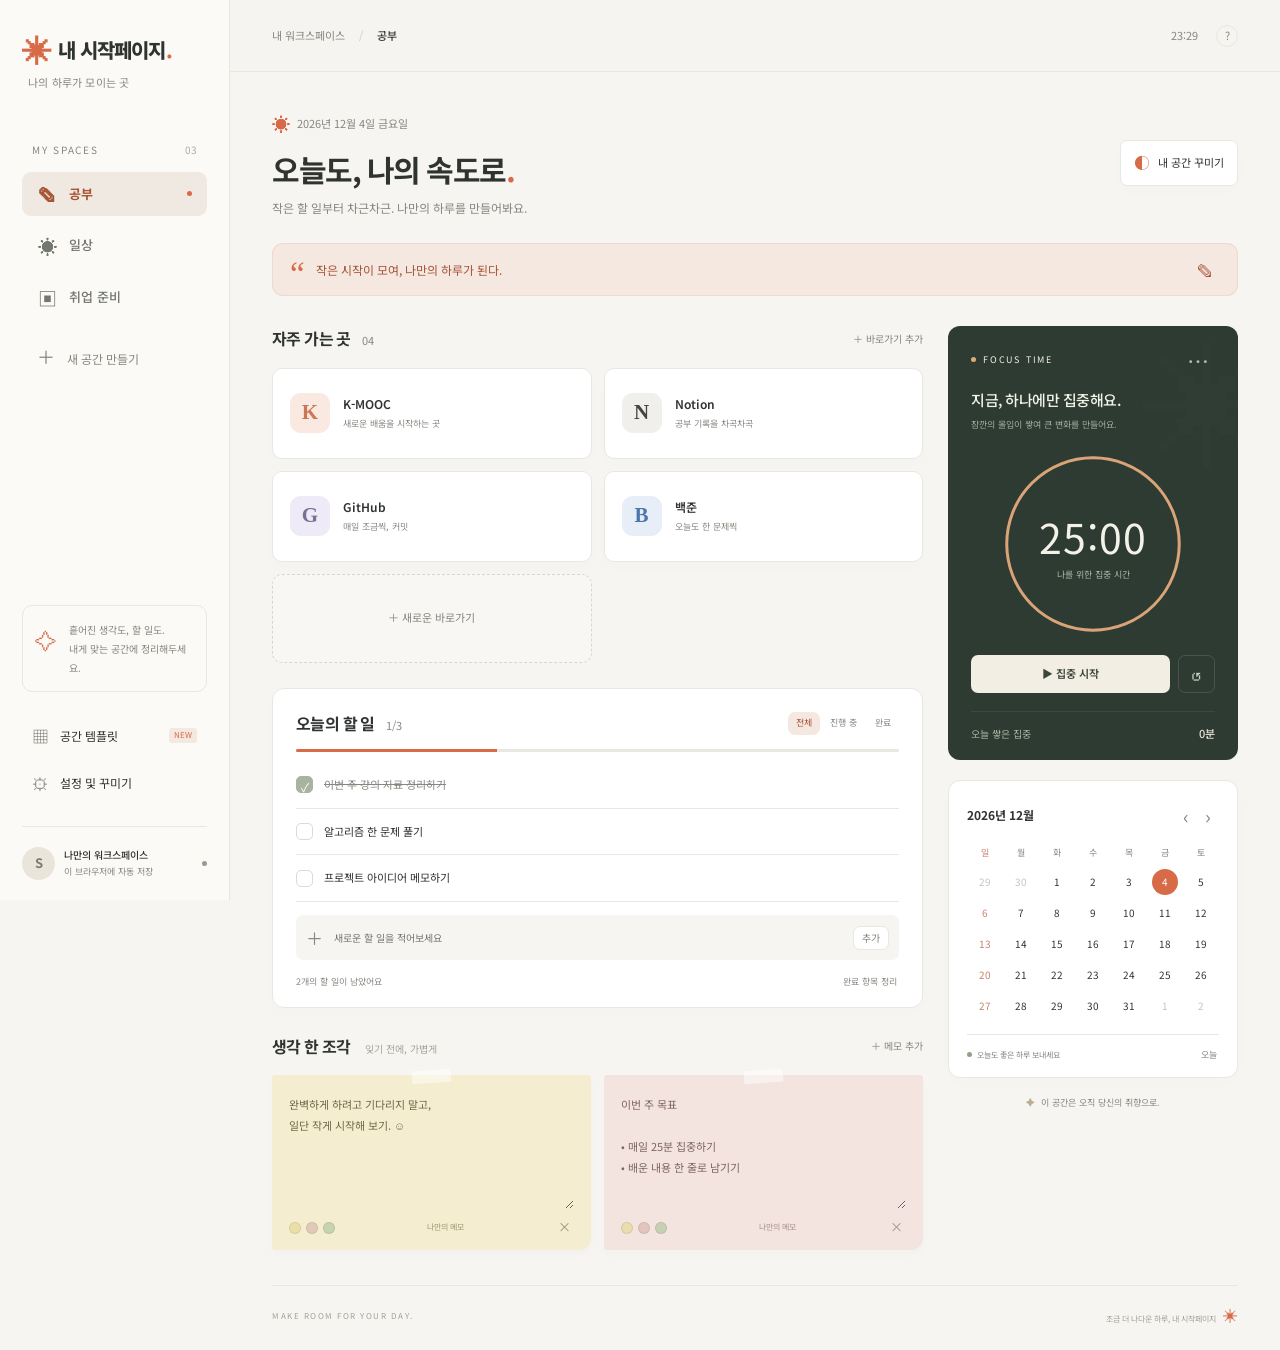
<file: index.html>
<!doctype html>
<html lang="ko">
<head>
  <meta charset="UTF-8"><meta name="viewport" content="width=device-width,initial-scale=1">
  <meta name="theme-color" content="#f6f5f1"><meta name="description" content="링크, 할 일, 메모를 나만의 공간에. 시작페이지와 함께 만드는 정돈된 하루.">
  <title>내 시작페이지</title>
  <meta property="og:title" content="내 시작페이지"><meta property="og:description" content="공간별 링크, 할 일, 메모를 관리하는 나만의 시작페이지.">
  <link rel="icon" href="data:image/svg+xml,%3Csvg xmlns='http://www.w3.org/2000/svg' viewBox='0 0 64 64'%3E%3Crect width='64' height='64' rx='18' fill='%23dc6944'/%3E%3Ctext x='32' y='46' font-size='48' text-anchor='middle' fill='white'%3E✳%3C/text%3E%3C/svg%3E">
  <link rel="stylesheet" href="style.css"><link rel="stylesheet" href="themes.css"><link rel="stylesheet" href="seasons.css"><script src="core.js" defer></script><script src="app.js" defer></script>
</head>
<body>
<a class="skip" href="#main">본문으로 이동</a>
<aside class="sidebar">
  <a class="brand temporary-brand" href="#" aria-label="내 시작페이지 홈"><span class="brand-mark">✳</span> 내 시작페이지<span class="brand-dot">.</span></a>
  <p class="brand-sub">나의 하루가 모이는 곳</p>
  <div class="nav-label">MY SPACES <span id="spaceCount">03</span></div>
  <nav id="spaces" aria-label="내 공간"></nav>
  <button class="new-space" data-action="new-space"><span>＋</span> 새 공간 만들기</button>
  <div class="sidebar-bottom">
    <div class="small-tip"><span>✧</span><p>흩어진 생각도, 할 일도.<br>내게 맞는 공간에 정리해두세요.</p></div>
    <button data-action="templates"><span>▦</span> 공간 템플릿 <small>NEW</small></button>
    <button data-action="settings"><span>⚙</span> 설정 및 꾸미기</button>
    <div class="profile"><span class="avatar">S</span><div><strong>나만의 워크스페이스</strong><small id="saveState">이 브라우저에 자동 저장</small></div><span class="status-dot"></span></div>
  </div>
</aside>
<main id="main">
  <header class="topbar"><button class="retro-start" data-action="settings" aria-label="시작 메뉴: 설정 열기">▦ 시작</button><div class="breadcrumb">내 워크스페이스 <span>/</span> <strong id="breadcrumb">공부</strong></div><div class="topbar-actions"><span id="liveClock"></span><button class="icon-btn" data-action="help" aria-label="도움말">?</button></div></header>
  <div class="page">
    <section class="welcome"><div><div class="eyebrow"><span class="sun">☀</span> <span id="dateText"></span></div><h1>오늘도, 나의 속도로<span>.</span></h1><p>작은 할 일부터 차근차근. 나만의 하루를 만들어봐요.</p></div><button class="outline-btn" data-action="settings"><span>◐</span> 내 공간 꾸미기</button></section>
    <section class="quote-banner"><div class="quote-mark">“</div><p id="quoteText"></p><button class="icon-btn" data-action="quote" aria-label="좌우명 수정">✎</button></section>
    <div class="dashboard">
      <div class="main-column">
        <section class="links-section"><div class="section-head"><h2>자주 가는 곳 <span id="linkCount"></span></h2><button class="text-btn" data-action="new-link">＋ 바로가기 추가</button></div><div id="links" class="links-grid"></div></section>
        <section class="card todo-section"><div class="section-head"><h2>오늘의 할 일 <span id="todoCount"></span></h2><div class="todo-tabs" role="group" aria-label="할 일 필터"><button data-filter="all" class="selected">전체</button><button data-filter="open">진행 중</button><button data-filter="done">완료</button></div></div><div class="progress-track"><div id="todoProgress"></div></div><div id="todos"></div><form id="todoForm" class="todo-add"><span>＋</span><input id="todoInput" aria-label="새 할 일" placeholder="새로운 할 일을 적어보세요" maxlength="200" required autocomplete="off"><button type="submit">추가</button></form><div class="todo-footer"><span id="todoSummary"></span><button class="muted-btn" data-action="clear-done">완료 항목 정리</button></div></section>
        <section class="notes-section"><div class="section-head"><h2>생각 한 조각 <span class="handwritten">잊기 전에, 가볍게</span></h2><button class="text-btn" data-action="new-note">＋ 메모 추가</button></div><div id="notes" class="notes-grid"></div></section>
      </div>
      <div class="side-column">
        <section class="focus-card"><div class="focus-top"><span><span class="pulse-dot"></span> FOCUS TIME</span><button class="dark-icon" data-action="focus-options" aria-label="집중 시간 설정">⋯</button></div><h2>지금, 하나에만 집중해요.</h2><p>잠깐의 몰입이 쌓여 큰 변화를 만들어요.</p><div class="timer-ring"><svg viewBox="0 0 200 200" aria-hidden="true"><circle class="ring-track" cx="100" cy="100" r="88"/><circle id="timerArc" cx="100" cy="100" r="88"/></svg><div><strong id="timerText">25:00</strong><span id="timerLabel">나를 위한 집중 시간</span></div></div><div class="timer-actions"><button id="timerStart" data-action="timer-toggle">▶ 집중 시작</button><button class="timer-reset" data-action="timer-reset" aria-label="타이머 초기화">↺</button></div><div class="focus-footer"><span>오늘 쌓은 집중</span><strong id="focusTotal">0분</strong></div></section>
        <section class="card calendar-card"><div class="calendar-head"><h2 id="calendarTitle"></h2><div><button class="icon-btn" data-action="month-prev" aria-label="이전 달">‹</button><button class="icon-btn" data-action="month-next" aria-label="다음 달">›</button></div></div><div class="weekdays"><span>일</span><span>월</span><span>화</span><span>수</span><span>목</span><span>금</span><span>토</span></div><div id="calendar" class="calendar-grid"></div><div class="calendar-bottom"><span class="tiny-dot"></span><span id="calendarCaption">오늘도 좋은 하루 보내세요</span><button class="muted-btn" data-action="month-today">오늘</button></div></section>
        <div class="space-caption"><span>✦</span> 이 공간은 오직 당신의 취향으로.</div>
      </div>
    </div>
    <footer class="page-footer"><span>MAKE ROOM FOR YOUR DAY.</span><span>조금 더 나다운 하루, 내 시작페이지 <span class="orange">✳</span></span></footer>
  </div>
</main>
<dialog id="modal"><div class="modal-head"><h2 id="modalTitle"></h2><button class="icon-btn" id="closeModal" aria-label="닫기">×</button></div><div id="modalBody"></div></dialog>
<div id="toast" role="status" aria-live="polite"></div>
<input type="file" id="backupInput" accept="application/json,.json" hidden><input type="file" id="templateInput" accept="application/json,.json" hidden>
</body></html>
</file>
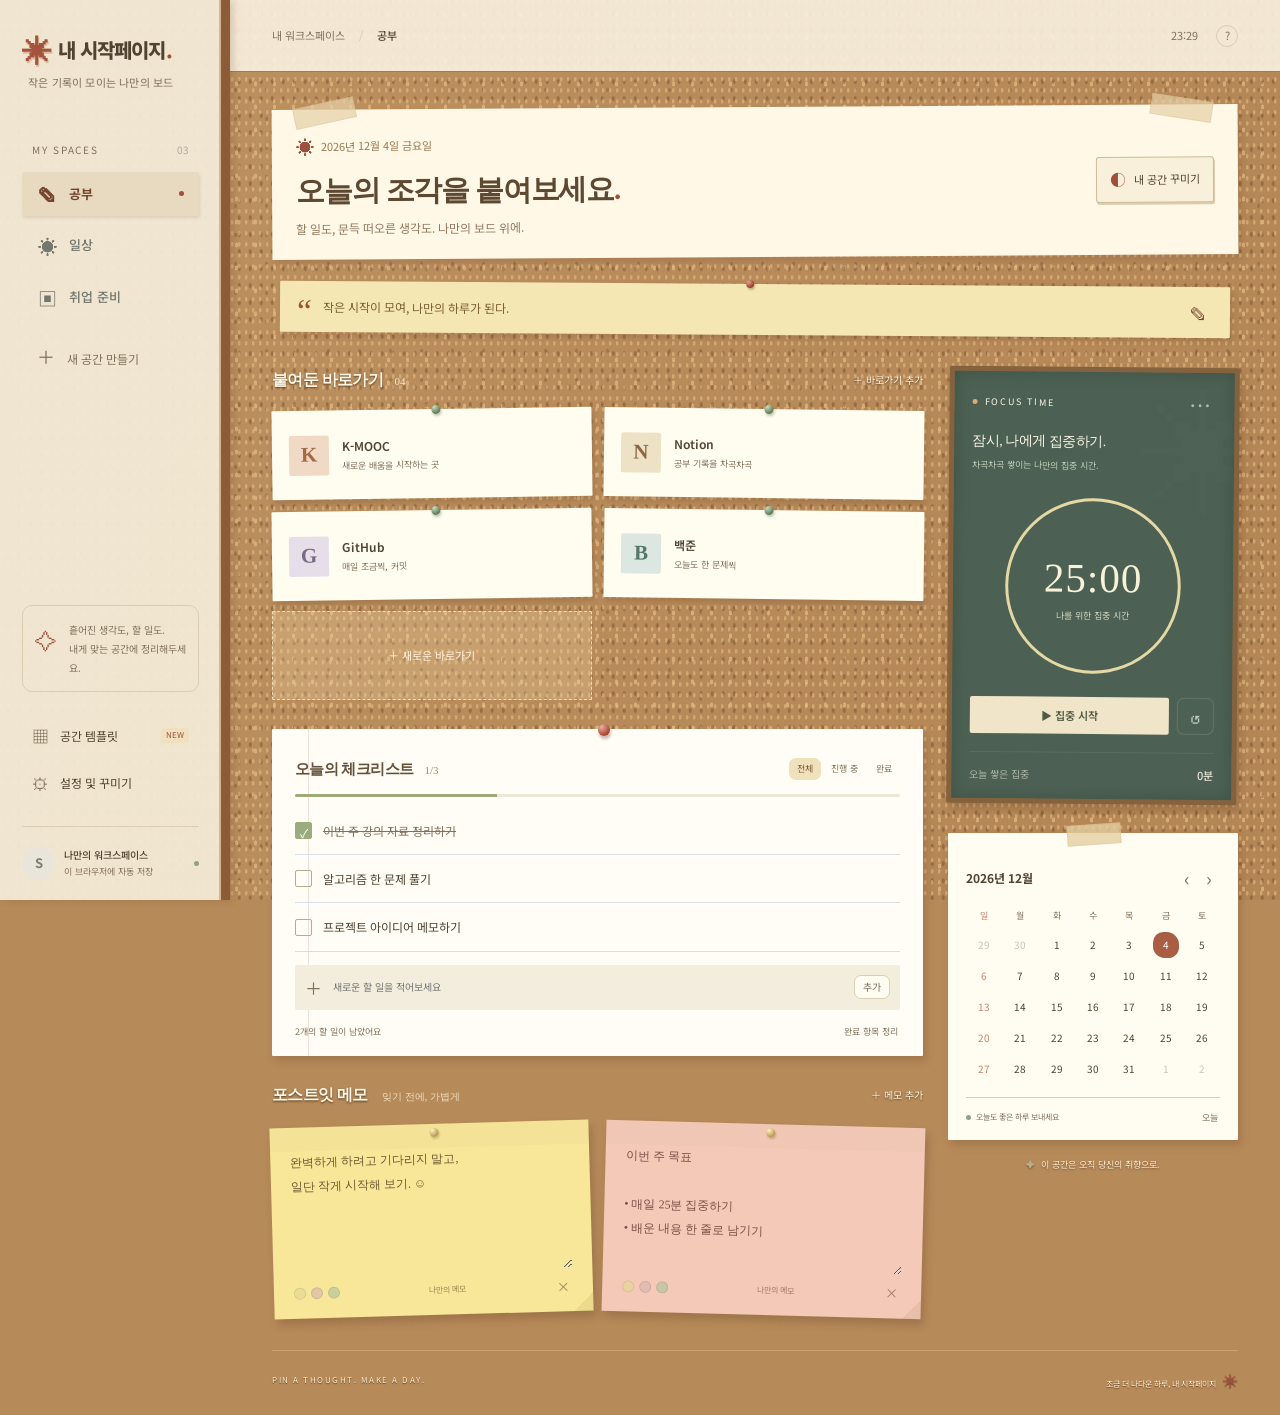
<file: cork.html>
<!doctype html>
<html lang="ko">
<head>
  <meta charset="UTF-8"><meta name="viewport" content="width=device-width,initial-scale=1">
  <meta name="theme-color" content="#b78a59"><meta name="description" content="링크, 할 일, 메모를 나만의 공간에. 시작페이지와 함께 만드는 정돈된 하루.">
  <title>내 시작페이지 · 코르크보드</title>
  <meta property="og:title" content="내 시작페이지 · 코르크보드"><meta property="og:description" content="공간별 링크, 할 일, 메모를 관리하는 나만의 시작페이지.">
  <link rel="icon" href="data:image/svg+xml,%3Csvg xmlns='http://www.w3.org/2000/svg' viewBox='0 0 64 64'%3E%3Crect width='64' height='64' rx='18' fill='%23dc6944'/%3E%3Ctext x='32' y='46' font-size='48' text-anchor='middle' fill='white'%3E✳%3C/text%3E%3C/svg%3E">
  <link rel="stylesheet" href="style.css"><link rel="stylesheet" href="themes.css"><link rel="stylesheet" href="seasons.css"><script src="core.js" defer></script><script src="app.js" defer></script>
</head>
<body data-theme="cork" data-entry-theme="cork">
<a class="skip" href="#main">본문으로 이동</a>
<aside class="sidebar">
  <a class="brand temporary-brand" href="#" aria-label="내 시작페이지 홈"><span class="brand-mark">✳</span> 내 시작페이지<span class="brand-dot">.</span></a>
  <p class="brand-sub">나의 하루가 모이는 곳</p>
  <div class="nav-label">MY SPACES <span id="spaceCount">03</span></div>
  <nav id="spaces" aria-label="내 공간"></nav>
  <button class="new-space" data-action="new-space"><span>＋</span> 새 공간 만들기</button>
  <div class="sidebar-bottom">
    <div class="small-tip"><span>✧</span><p>흩어진 생각도, 할 일도.<br>내게 맞는 공간에 정리해두세요.</p></div>
    <button data-action="templates"><span>▦</span> 공간 템플릿 <small>NEW</small></button>
    <button data-action="settings"><span>⚙</span> 설정 및 꾸미기</button>
    <div class="profile"><span class="avatar">S</span><div><strong>나만의 워크스페이스</strong><small id="saveState">이 브라우저에 자동 저장</small></div><span class="status-dot"></span></div>
  </div>
</aside>
<main id="main">
  <header class="topbar"><button class="retro-start" data-action="settings" aria-label="시작 메뉴: 설정 열기">▦ 시작</button><div class="breadcrumb">내 워크스페이스 <span>/</span> <strong id="breadcrumb">공부</strong></div><div class="topbar-actions"><span id="liveClock"></span><button class="icon-btn" data-action="help" aria-label="도움말">?</button></div></header>
  <div class="page">
    <section class="welcome"><div><div class="eyebrow"><span class="sun">☀</span> <span id="dateText"></span></div><h1>오늘도, 나의 속도로<span>.</span></h1><p>작은 할 일부터 차근차근. 나만의 하루를 만들어봐요.</p></div><button class="outline-btn" data-action="settings"><span>◐</span> 내 공간 꾸미기</button></section>
    <section class="quote-banner"><div class="quote-mark">“</div><p id="quoteText"></p><button class="icon-btn" data-action="quote" aria-label="좌우명 수정">✎</button></section>
    <div class="dashboard">
      <div class="main-column">
        <section class="links-section"><div class="section-head"><h2>자주 가는 곳 <span id="linkCount"></span></h2><button class="text-btn" data-action="new-link">＋ 바로가기 추가</button></div><div id="links" class="links-grid"></div></section>
        <section class="card todo-section"><div class="section-head"><h2>오늘의 할 일 <span id="todoCount"></span></h2><div class="todo-tabs" role="group" aria-label="할 일 필터"><button data-filter="all" class="selected">전체</button><button data-filter="open">진행 중</button><button data-filter="done">완료</button></div></div><div class="progress-track"><div id="todoProgress"></div></div><div id="todos"></div><form id="todoForm" class="todo-add"><span>＋</span><input id="todoInput" aria-label="새 할 일" placeholder="새로운 할 일을 적어보세요" maxlength="200" required autocomplete="off"><button type="submit">추가</button></form><div class="todo-footer"><span id="todoSummary"></span><button class="muted-btn" data-action="clear-done">완료 항목 정리</button></div></section>
        <section class="notes-section"><div class="section-head"><h2>생각 한 조각 <span class="handwritten">잊기 전에, 가볍게</span></h2><button class="text-btn" data-action="new-note">＋ 메모 추가</button></div><div id="notes" class="notes-grid"></div></section>
      </div>
      <div class="side-column">
        <section class="focus-card"><div class="focus-top"><span><span class="pulse-dot"></span> FOCUS TIME</span><button class="dark-icon" data-action="focus-options" aria-label="집중 시간 설정">⋯</button></div><h2>지금, 하나에만 집중해요.</h2><p>잠깐의 몰입이 쌓여 큰 변화를 만들어요.</p><div class="timer-ring"><svg viewBox="0 0 200 200" aria-hidden="true"><circle class="ring-track" cx="100" cy="100" r="88"/><circle id="timerArc" cx="100" cy="100" r="88"/></svg><div><strong id="timerText">25:00</strong><span id="timerLabel">나를 위한 집중 시간</span></div></div><div class="timer-actions"><button id="timerStart" data-action="timer-toggle">▶ 집중 시작</button><button class="timer-reset" data-action="timer-reset" aria-label="타이머 초기화">↺</button></div><div class="focus-footer"><span>오늘 쌓은 집중</span><strong id="focusTotal">0분</strong></div></section>
        <section class="card calendar-card"><div class="calendar-head"><h2 id="calendarTitle"></h2><div><button class="icon-btn" data-action="month-prev" aria-label="이전 달">‹</button><button class="icon-btn" data-action="month-next" aria-label="다음 달">›</button></div></div><div class="weekdays"><span>일</span><span>월</span><span>화</span><span>수</span><span>목</span><span>금</span><span>토</span></div><div id="calendar" class="calendar-grid"></div><div class="calendar-bottom"><span class="tiny-dot"></span><span id="calendarCaption">오늘도 좋은 하루 보내세요</span><button class="muted-btn" data-action="month-today">오늘</button></div></section>
        <div class="space-caption"><span>✦</span> 이 공간은 오직 당신의 취향으로.</div>
      </div>
    </div>
    <footer class="page-footer"><span>MAKE ROOM FOR YOUR DAY.</span><span>조금 더 나다운 하루, 내 시작페이지 <span class="orange">✳</span></span></footer>
  </div>
</main>
<dialog id="modal"><div class="modal-head"><h2 id="modalTitle"></h2><button class="icon-btn" id="closeModal" aria-label="닫기">×</button></div><div id="modalBody"></div></dialog>
<div id="toast" role="status" aria-live="polite"></div>
<input type="file" id="backupInput" accept="application/json,.json" hidden><input type="file" id="templateInput" accept="application/json,.json" hidden>
</body></html>
</file>
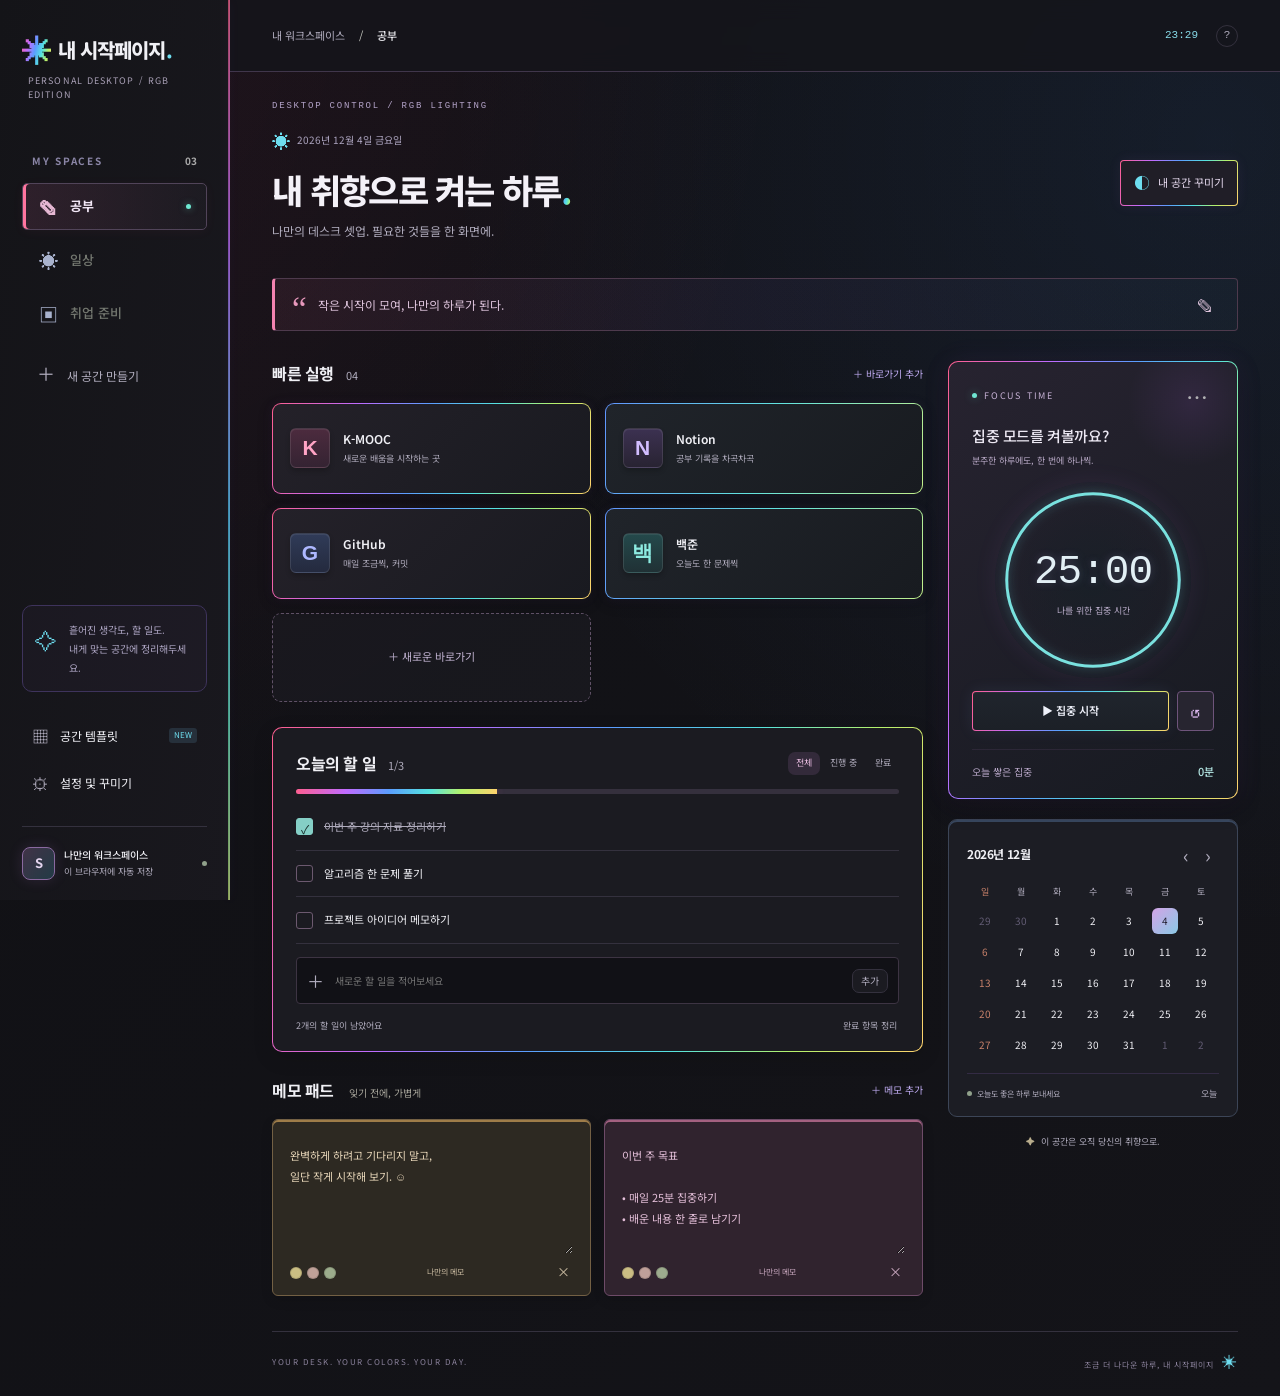
<file: gaming.html>
<!doctype html>
<html lang="ko">
<head>
  <meta charset="UTF-8"><meta name="viewport" content="width=device-width,initial-scale=1">
  <meta name="theme-color" content="#101014"><meta name="description" content="링크, 할 일, 메모를 나만의 공간에. 시작페이지와 함께 만드는 정돈된 하루.">
  <title>내 시작페이지 · 게이밍 RGB</title>
  <meta property="og:title" content="내 시작페이지 · 게이밍 RGB"><meta property="og:description" content="공간별 링크, 할 일, 메모를 관리하는 나만의 시작페이지.">
  <link rel="icon" href="data:image/svg+xml,%3Csvg xmlns='http://www.w3.org/2000/svg' viewBox='0 0 64 64'%3E%3Crect width='64' height='64' rx='18' fill='%23dc6944'/%3E%3Ctext x='32' y='46' font-size='48' text-anchor='middle' fill='white'%3E✳%3C/text%3E%3C/svg%3E">
  <link rel="stylesheet" href="style.css"><link rel="stylesheet" href="themes.css"><link rel="stylesheet" href="seasons.css"><script src="core.js" defer></script><script src="app.js" defer></script>
</head>
<body data-theme="gaming" data-entry-theme="gaming">
<a class="skip" href="#main">본문으로 이동</a>
<aside class="sidebar">
  <a class="brand temporary-brand" href="#" aria-label="내 시작페이지 홈"><span class="brand-mark">✳</span> 내 시작페이지<span class="brand-dot">.</span></a>
  <p class="brand-sub">나의 하루가 모이는 곳</p>
  <div class="nav-label">MY SPACES <span id="spaceCount">03</span></div>
  <nav id="spaces" aria-label="내 공간"></nav>
  <button class="new-space" data-action="new-space"><span>＋</span> 새 공간 만들기</button>
  <div class="sidebar-bottom">
    <div class="small-tip"><span>✧</span><p>흩어진 생각도, 할 일도.<br>내게 맞는 공간에 정리해두세요.</p></div>
    <button data-action="templates"><span>▦</span> 공간 템플릿 <small>NEW</small></button>
    <button data-action="settings"><span>⚙</span> 설정 및 꾸미기</button>
    <div class="profile"><span class="avatar">S</span><div><strong>나만의 워크스페이스</strong><small id="saveState">이 브라우저에 자동 저장</small></div><span class="status-dot"></span></div>
  </div>
</aside>
<main id="main">
  <header class="topbar"><button class="retro-start" data-action="settings" aria-label="시작 메뉴: 설정 열기">▦ 시작</button><div class="breadcrumb">내 워크스페이스 <span>/</span> <strong id="breadcrumb">공부</strong></div><div class="topbar-actions"><span id="liveClock"></span><button class="icon-btn" data-action="help" aria-label="도움말">?</button></div></header>
  <div class="page">
    <section class="welcome"><div><div class="eyebrow"><span class="sun">☀</span> <span id="dateText"></span></div><h1>오늘도, 나의 속도로<span>.</span></h1><p>작은 할 일부터 차근차근. 나만의 하루를 만들어봐요.</p></div><button class="outline-btn" data-action="settings"><span>◐</span> 내 공간 꾸미기</button></section>
    <section class="quote-banner"><div class="quote-mark">“</div><p id="quoteText"></p><button class="icon-btn" data-action="quote" aria-label="좌우명 수정">✎</button></section>
    <div class="dashboard">
      <div class="main-column">
        <section class="links-section"><div class="section-head"><h2>자주 가는 곳 <span id="linkCount"></span></h2><button class="text-btn" data-action="new-link">＋ 바로가기 추가</button></div><div id="links" class="links-grid"></div></section>
        <section class="card todo-section"><div class="section-head"><h2>오늘의 할 일 <span id="todoCount"></span></h2><div class="todo-tabs" role="group" aria-label="할 일 필터"><button data-filter="all" class="selected">전체</button><button data-filter="open">진행 중</button><button data-filter="done">완료</button></div></div><div class="progress-track"><div id="todoProgress"></div></div><div id="todos"></div><form id="todoForm" class="todo-add"><span>＋</span><input id="todoInput" aria-label="새 할 일" placeholder="새로운 할 일을 적어보세요" maxlength="200" required autocomplete="off"><button type="submit">추가</button></form><div class="todo-footer"><span id="todoSummary"></span><button class="muted-btn" data-action="clear-done">완료 항목 정리</button></div></section>
        <section class="notes-section"><div class="section-head"><h2>생각 한 조각 <span class="handwritten">잊기 전에, 가볍게</span></h2><button class="text-btn" data-action="new-note">＋ 메모 추가</button></div><div id="notes" class="notes-grid"></div></section>
      </div>
      <div class="side-column">
        <section class="focus-card"><div class="focus-top"><span><span class="pulse-dot"></span> FOCUS TIME</span><button class="dark-icon" data-action="focus-options" aria-label="집중 시간 설정">⋯</button></div><h2>지금, 하나에만 집중해요.</h2><p>잠깐의 몰입이 쌓여 큰 변화를 만들어요.</p><div class="timer-ring"><svg viewBox="0 0 200 200" aria-hidden="true"><circle class="ring-track" cx="100" cy="100" r="88"/><circle id="timerArc" cx="100" cy="100" r="88"/></svg><div><strong id="timerText">25:00</strong><span id="timerLabel">나를 위한 집중 시간</span></div></div><div class="timer-actions"><button id="timerStart" data-action="timer-toggle">▶ 집중 시작</button><button class="timer-reset" data-action="timer-reset" aria-label="타이머 초기화">↺</button></div><div class="focus-footer"><span>오늘 쌓은 집중</span><strong id="focusTotal">0분</strong></div></section>
        <section class="card calendar-card"><div class="calendar-head"><h2 id="calendarTitle"></h2><div><button class="icon-btn" data-action="month-prev" aria-label="이전 달">‹</button><button class="icon-btn" data-action="month-next" aria-label="다음 달">›</button></div></div><div class="weekdays"><span>일</span><span>월</span><span>화</span><span>수</span><span>목</span><span>금</span><span>토</span></div><div id="calendar" class="calendar-grid"></div><div class="calendar-bottom"><span class="tiny-dot"></span><span id="calendarCaption">오늘도 좋은 하루 보내세요</span><button class="muted-btn" data-action="month-today">오늘</button></div></section>
        <div class="space-caption"><span>✦</span> 이 공간은 오직 당신의 취향으로.</div>
      </div>
    </div>
    <footer class="page-footer"><span>MAKE ROOM FOR YOUR DAY.</span><span>조금 더 나다운 하루, 내 시작페이지 <span class="orange">✳</span></span></footer>
  </div>
</main>
<dialog id="modal"><div class="modal-head"><h2 id="modalTitle"></h2><button class="icon-btn" id="closeModal" aria-label="닫기">×</button></div><div id="modalBody"></div></dialog>
<div id="toast" role="status" aria-live="polite"></div>
<input type="file" id="backupInput" accept="application/json,.json" hidden><input type="file" id="templateInput" accept="application/json,.json" hidden>
</body></html>
</file>
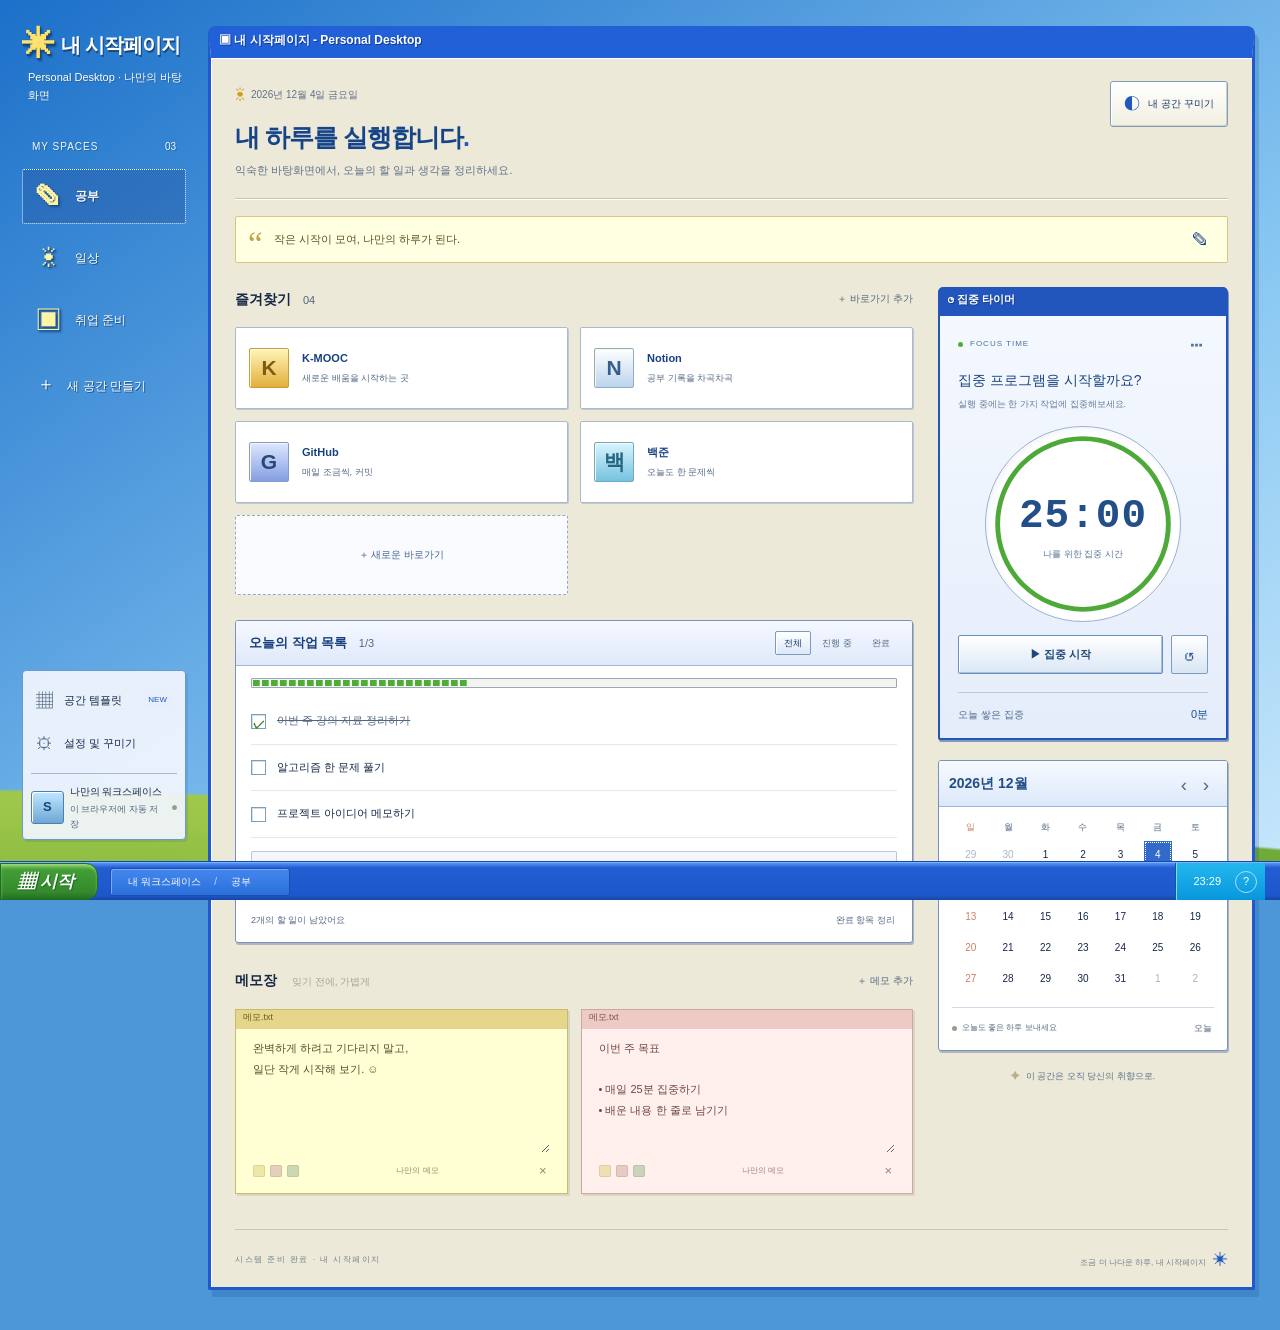
<file: retro.html>
<!doctype html>
<html lang="ko">
<head>
  <meta charset="UTF-8"><meta name="viewport" content="width=device-width,initial-scale=1">
  <meta name="theme-color" content="#2468ce"><meta name="description" content="링크, 할 일, 메모를 나만의 공간에. 시작페이지와 함께 만드는 정돈된 하루.">
  <title>내 시작페이지 · 레트로 데스크톱</title>
  <meta property="og:title" content="내 시작페이지 · 레트로 데스크톱"><meta property="og:description" content="공간별 링크, 할 일, 메모를 관리하는 나만의 시작페이지.">
  <link rel="icon" href="data:image/svg+xml,%3Csvg xmlns='http://www.w3.org/2000/svg' viewBox='0 0 64 64'%3E%3Crect width='64' height='64' rx='18' fill='%23dc6944'/%3E%3Ctext x='32' y='46' font-size='48' text-anchor='middle' fill='white'%3E✳%3C/text%3E%3C/svg%3E">
  <link rel="stylesheet" href="style.css"><link rel="stylesheet" href="themes.css"><link rel="stylesheet" href="seasons.css"><script src="core.js" defer></script><script src="app.js" defer></script>
</head>
<body data-theme="retro" data-entry-theme="retro">
<a class="skip" href="#main">본문으로 이동</a>
<aside class="sidebar">
  <a class="brand temporary-brand" href="#" aria-label="내 시작페이지 홈"><span class="brand-mark">✳</span> 내 시작페이지<span class="brand-dot">.</span></a>
  <p class="brand-sub">나의 하루가 모이는 곳</p>
  <div class="nav-label">MY SPACES <span id="spaceCount">03</span></div>
  <nav id="spaces" aria-label="내 공간"></nav>
  <button class="new-space" data-action="new-space"><span>＋</span> 새 공간 만들기</button>
  <div class="sidebar-bottom">
    <div class="small-tip"><span>✧</span><p>흩어진 생각도, 할 일도.<br>내게 맞는 공간에 정리해두세요.</p></div>
    <button data-action="templates"><span>▦</span> 공간 템플릿 <small>NEW</small></button>
    <button data-action="settings"><span>⚙</span> 설정 및 꾸미기</button>
    <div class="profile"><span class="avatar">S</span><div><strong>나만의 워크스페이스</strong><small id="saveState">이 브라우저에 자동 저장</small></div><span class="status-dot"></span></div>
  </div>
</aside>
<main id="main">
  <header class="topbar"><button class="retro-start" data-action="settings" aria-label="시작 메뉴: 설정 열기">▦ 시작</button><div class="breadcrumb">내 워크스페이스 <span>/</span> <strong id="breadcrumb">공부</strong></div><div class="topbar-actions"><span id="liveClock"></span><button class="icon-btn" data-action="help" aria-label="도움말">?</button></div></header>
  <div class="page">
    <section class="welcome"><div><div class="eyebrow"><span class="sun">☀</span> <span id="dateText"></span></div><h1>오늘도, 나의 속도로<span>.</span></h1><p>작은 할 일부터 차근차근. 나만의 하루를 만들어봐요.</p></div><button class="outline-btn" data-action="settings"><span>◐</span> 내 공간 꾸미기</button></section>
    <section class="quote-banner"><div class="quote-mark">“</div><p id="quoteText"></p><button class="icon-btn" data-action="quote" aria-label="좌우명 수정">✎</button></section>
    <div class="dashboard">
      <div class="main-column">
        <section class="links-section"><div class="section-head"><h2>자주 가는 곳 <span id="linkCount"></span></h2><button class="text-btn" data-action="new-link">＋ 바로가기 추가</button></div><div id="links" class="links-grid"></div></section>
        <section class="card todo-section"><div class="section-head"><h2>오늘의 할 일 <span id="todoCount"></span></h2><div class="todo-tabs" role="group" aria-label="할 일 필터"><button data-filter="all" class="selected">전체</button><button data-filter="open">진행 중</button><button data-filter="done">완료</button></div></div><div class="progress-track"><div id="todoProgress"></div></div><div id="todos"></div><form id="todoForm" class="todo-add"><span>＋</span><input id="todoInput" aria-label="새 할 일" placeholder="새로운 할 일을 적어보세요" maxlength="200" required autocomplete="off"><button type="submit">추가</button></form><div class="todo-footer"><span id="todoSummary"></span><button class="muted-btn" data-action="clear-done">완료 항목 정리</button></div></section>
        <section class="notes-section"><div class="section-head"><h2>생각 한 조각 <span class="handwritten">잊기 전에, 가볍게</span></h2><button class="text-btn" data-action="new-note">＋ 메모 추가</button></div><div id="notes" class="notes-grid"></div></section>
      </div>
      <div class="side-column">
        <section class="focus-card"><div class="focus-top"><span><span class="pulse-dot"></span> FOCUS TIME</span><button class="dark-icon" data-action="focus-options" aria-label="집중 시간 설정">⋯</button></div><h2>지금, 하나에만 집중해요.</h2><p>잠깐의 몰입이 쌓여 큰 변화를 만들어요.</p><div class="timer-ring"><svg viewBox="0 0 200 200" aria-hidden="true"><circle class="ring-track" cx="100" cy="100" r="88"/><circle id="timerArc" cx="100" cy="100" r="88"/></svg><div><strong id="timerText">25:00</strong><span id="timerLabel">나를 위한 집중 시간</span></div></div><div class="timer-actions"><button id="timerStart" data-action="timer-toggle">▶ 집중 시작</button><button class="timer-reset" data-action="timer-reset" aria-label="타이머 초기화">↺</button></div><div class="focus-footer"><span>오늘 쌓은 집중</span><strong id="focusTotal">0분</strong></div></section>
        <section class="card calendar-card"><div class="calendar-head"><h2 id="calendarTitle"></h2><div><button class="icon-btn" data-action="month-prev" aria-label="이전 달">‹</button><button class="icon-btn" data-action="month-next" aria-label="다음 달">›</button></div></div><div class="weekdays"><span>일</span><span>월</span><span>화</span><span>수</span><span>목</span><span>금</span><span>토</span></div><div id="calendar" class="calendar-grid"></div><div class="calendar-bottom"><span class="tiny-dot"></span><span id="calendarCaption">오늘도 좋은 하루 보내세요</span><button class="muted-btn" data-action="month-today">오늘</button></div></section>
        <div class="space-caption"><span>✦</span> 이 공간은 오직 당신의 취향으로.</div>
      </div>
    </div>
    <footer class="page-footer"><span>MAKE ROOM FOR YOUR DAY.</span><span>조금 더 나다운 하루, 내 시작페이지 <span class="orange">✳</span></span></footer>
  </div>
</main>
<dialog id="modal"><div class="modal-head"><h2 id="modalTitle"></h2><button class="icon-btn" id="closeModal" aria-label="닫기">×</button></div><div id="modalBody"></div></dialog>
<div id="toast" role="status" aria-live="polite"></div>
<input type="file" id="backupInput" accept="application/json,.json" hidden><input type="file" id="templateInput" accept="application/json,.json" hidden>
</body></html>
</file>
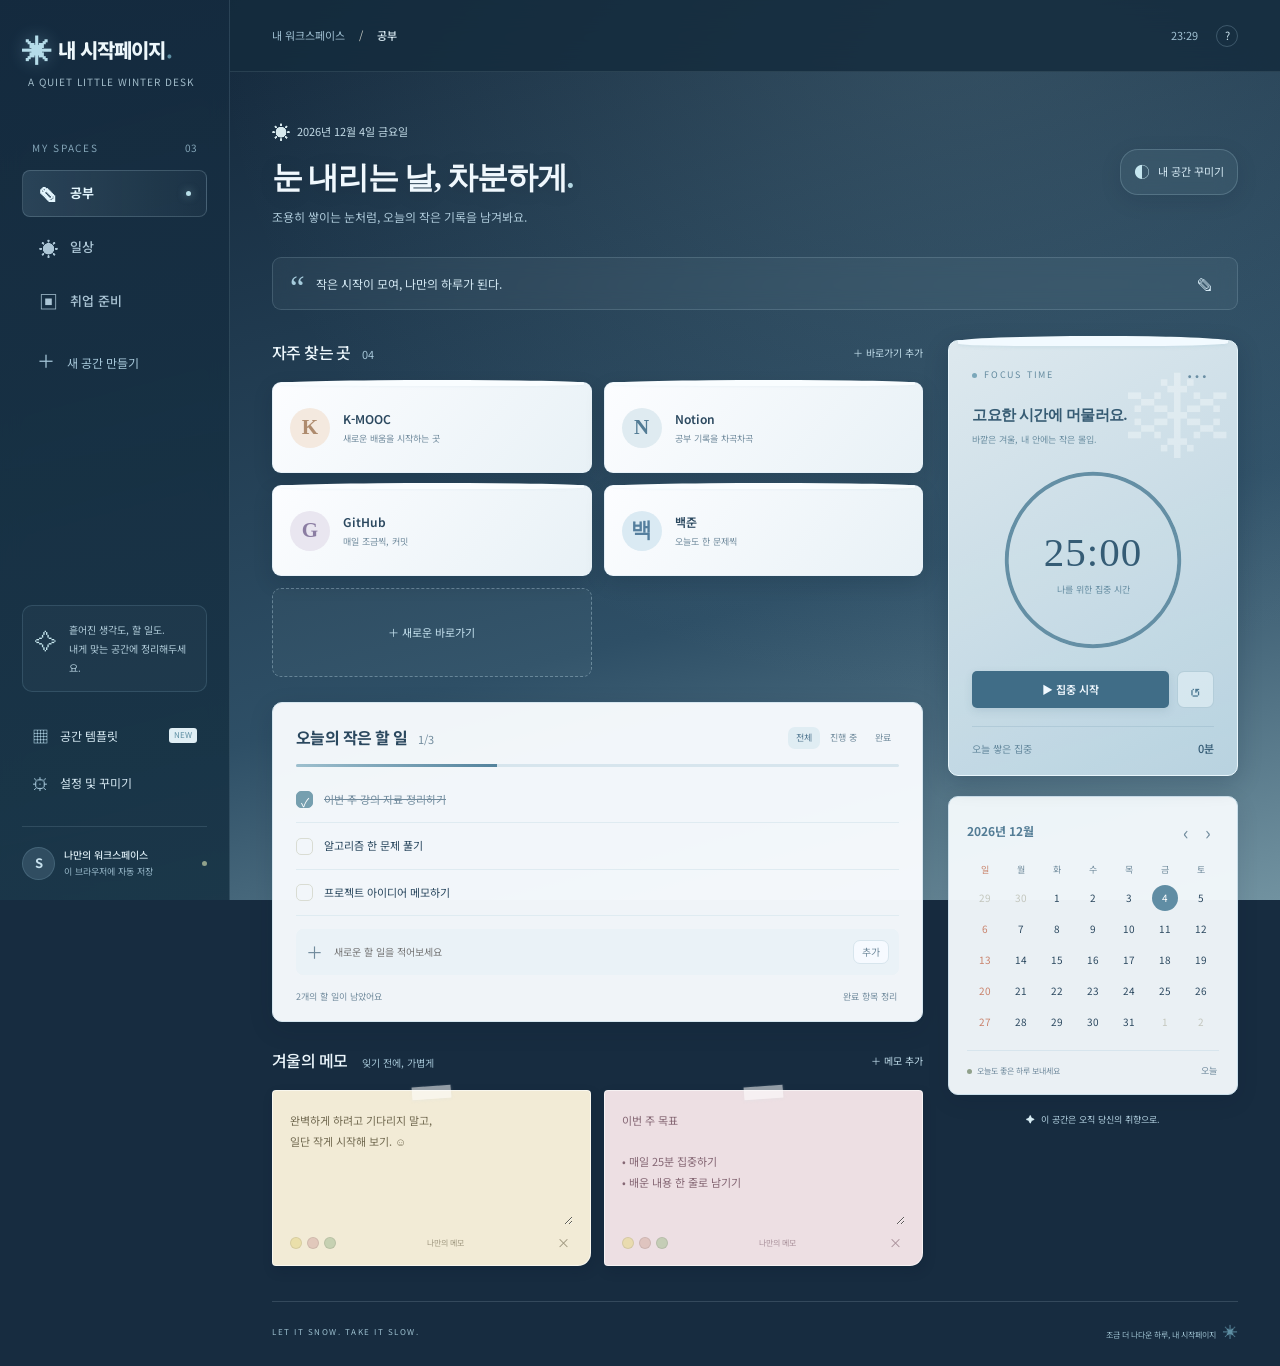
<file: snow.html>
<!doctype html>
<html lang="ko">
<head>
  <meta charset="UTF-8"><meta name="viewport" content="width=device-width,initial-scale=1">
  <meta name="theme-color" content="#172c40"><meta name="description" content="링크, 할 일, 메모를 나만의 공간에. 시작페이지와 함께 만드는 정돈된 하루.">
  <title>내 시작페이지 · 눈 내리는 겨울</title>
  <meta property="og:title" content="내 시작페이지 · 눈 내리는 겨울"><meta property="og:description" content="공간별 링크, 할 일, 메모를 관리하는 나만의 시작페이지.">
  <link rel="icon" href="data:image/svg+xml,%3Csvg xmlns='http://www.w3.org/2000/svg' viewBox='0 0 64 64'%3E%3Crect width='64' height='64' rx='18' fill='%23dc6944'/%3E%3Ctext x='32' y='46' font-size='48' text-anchor='middle' fill='white'%3E✳%3C/text%3E%3C/svg%3E">
  <link rel="stylesheet" href="style.css"><link rel="stylesheet" href="themes.css"><link rel="stylesheet" href="seasons.css"><script src="core.js" defer></script><script src="app.js" defer></script>
</head>
<body data-theme="snow" data-entry-theme="snow">
<a class="skip" href="#main">본문으로 이동</a>
<aside class="sidebar">
  <a class="brand temporary-brand" href="#" aria-label="내 시작페이지 홈"><span class="brand-mark">✳</span> 내 시작페이지<span class="brand-dot">.</span></a>
  <p class="brand-sub">나의 하루가 모이는 곳</p>
  <div class="nav-label">MY SPACES <span id="spaceCount">03</span></div>
  <nav id="spaces" aria-label="내 공간"></nav>
  <button class="new-space" data-action="new-space"><span>＋</span> 새 공간 만들기</button>
  <div class="sidebar-bottom">
    <div class="small-tip"><span>✧</span><p>흩어진 생각도, 할 일도.<br>내게 맞는 공간에 정리해두세요.</p></div>
    <button data-action="templates"><span>▦</span> 공간 템플릿 <small>NEW</small></button>
    <button data-action="settings"><span>⚙</span> 설정 및 꾸미기</button>
    <div class="profile"><span class="avatar">S</span><div><strong>나만의 워크스페이스</strong><small id="saveState">이 브라우저에 자동 저장</small></div><span class="status-dot"></span></div>
  </div>
</aside>
<main id="main">
  <header class="topbar"><button class="retro-start" data-action="settings" aria-label="시작 메뉴: 설정 열기">▦ 시작</button><div class="breadcrumb">내 워크스페이스 <span>/</span> <strong id="breadcrumb">공부</strong></div><div class="topbar-actions"><span id="liveClock"></span><button class="icon-btn" data-action="help" aria-label="도움말">?</button></div></header>
  <div class="page">
    <section class="welcome"><div><div class="eyebrow"><span class="sun">☀</span> <span id="dateText"></span></div><h1>오늘도, 나의 속도로<span>.</span></h1><p>작은 할 일부터 차근차근. 나만의 하루를 만들어봐요.</p></div><button class="outline-btn" data-action="settings"><span>◐</span> 내 공간 꾸미기</button></section>
    <section class="quote-banner"><div class="quote-mark">“</div><p id="quoteText"></p><button class="icon-btn" data-action="quote" aria-label="좌우명 수정">✎</button></section>
    <div class="dashboard">
      <div class="main-column">
        <section class="links-section"><div class="section-head"><h2>자주 가는 곳 <span id="linkCount"></span></h2><button class="text-btn" data-action="new-link">＋ 바로가기 추가</button></div><div id="links" class="links-grid"></div></section>
        <section class="card todo-section"><div class="section-head"><h2>오늘의 할 일 <span id="todoCount"></span></h2><div class="todo-tabs" role="group" aria-label="할 일 필터"><button data-filter="all" class="selected">전체</button><button data-filter="open">진행 중</button><button data-filter="done">완료</button></div></div><div class="progress-track"><div id="todoProgress"></div></div><div id="todos"></div><form id="todoForm" class="todo-add"><span>＋</span><input id="todoInput" aria-label="새 할 일" placeholder="새로운 할 일을 적어보세요" maxlength="200" required autocomplete="off"><button type="submit">추가</button></form><div class="todo-footer"><span id="todoSummary"></span><button class="muted-btn" data-action="clear-done">완료 항목 정리</button></div></section>
        <section class="notes-section"><div class="section-head"><h2>생각 한 조각 <span class="handwritten">잊기 전에, 가볍게</span></h2><button class="text-btn" data-action="new-note">＋ 메모 추가</button></div><div id="notes" class="notes-grid"></div></section>
      </div>
      <div class="side-column">
        <section class="focus-card"><div class="focus-top"><span><span class="pulse-dot"></span> FOCUS TIME</span><button class="dark-icon" data-action="focus-options" aria-label="집중 시간 설정">⋯</button></div><h2>지금, 하나에만 집중해요.</h2><p>잠깐의 몰입이 쌓여 큰 변화를 만들어요.</p><div class="timer-ring"><svg viewBox="0 0 200 200" aria-hidden="true"><circle class="ring-track" cx="100" cy="100" r="88"/><circle id="timerArc" cx="100" cy="100" r="88"/></svg><div><strong id="timerText">25:00</strong><span id="timerLabel">나를 위한 집중 시간</span></div></div><div class="timer-actions"><button id="timerStart" data-action="timer-toggle">▶ 집중 시작</button><button class="timer-reset" data-action="timer-reset" aria-label="타이머 초기화">↺</button></div><div class="focus-footer"><span>오늘 쌓은 집중</span><strong id="focusTotal">0분</strong></div></section>
        <section class="card calendar-card"><div class="calendar-head"><h2 id="calendarTitle"></h2><div><button class="icon-btn" data-action="month-prev" aria-label="이전 달">‹</button><button class="icon-btn" data-action="month-next" aria-label="다음 달">›</button></div></div><div class="weekdays"><span>일</span><span>월</span><span>화</span><span>수</span><span>목</span><span>금</span><span>토</span></div><div id="calendar" class="calendar-grid"></div><div class="calendar-bottom"><span class="tiny-dot"></span><span id="calendarCaption">오늘도 좋은 하루 보내세요</span><button class="muted-btn" data-action="month-today">오늘</button></div></section>
        <div class="space-caption"><span>✦</span> 이 공간은 오직 당신의 취향으로.</div>
      </div>
    </div>
    <footer class="page-footer"><span>MAKE ROOM FOR YOUR DAY.</span><span>조금 더 나다운 하루, 내 시작페이지 <span class="orange">✳</span></span></footer>
  </div>
</main>
<dialog id="modal"><div class="modal-head"><h2 id="modalTitle"></h2><button class="icon-btn" id="closeModal" aria-label="닫기">×</button></div><div id="modalBody"></div></dialog>
<div id="toast" role="status" aria-live="polite"></div>
<input type="file" id="backupInput" accept="application/json,.json" hidden><input type="file" id="templateInput" accept="application/json,.json" hidden>
</body></html>
</file>
<file: style.css>
@import url('https://fonts.googleapis.com/css2?family=Noto+Sans+KR:wght@400;500;600;700;800&display=swap');
:root{--bg:#f6f5f1;--surface:#fff;--text:#303431;--muted:#858880;--line:#e8e8e1;--accent:#d76a47;--soft:#f4e8e0;--sidebar:#fbfaf7;--shadow:0 5px 20px #343d2b03;--nav:#f0e9e1;--nav-text:#a75335}
*{box-sizing:border-box}body{margin:0;background:var(--bg);color:var(--text);font-family:'Noto Sans KR',-apple-system,BlinkMacSystemFont,'Segoe UI',sans-serif;font-size:13px;line-height:1.6}button,input,textarea,select{font:inherit}button,a,input,textarea,select{-webkit-tap-highlight-color:transparent}button{cursor:pointer;color:inherit}button{border:0;background:none}button:disabled{cursor:default;opacity:.5}a{color:inherit;text-decoration:none}button:focus-visible,a:focus-visible,input:focus-visible,textarea:focus-visible,select:focus-visible{outline:3px solid var(--accent);outline-offset:3px}button:hover{filter:brightness(.95)}h1,h2,p{margin:0}h2{font-size:16px;letter-spacing:-.6px;font-weight:700}button,input,textarea{border-radius:7px}.sidebar{position:fixed;inset:0 auto 0 0;width:230px;background:var(--sidebar);border-right:1px solid var(--line);padding:34px 22px 20px;display:flex;flex-direction:column;z-index:2}.brand{display:flex;align-items:center;gap:9px;font-size:30px;font-weight:800;letter-spacing:-1.8px;width:max-content}.brand-mark{color:var(--accent);font-size:41px;line-height:1}.brand-dot{color:var(--accent);margin-left:-9px}.brand-sub{color:var(--muted);font-size:11px;margin:8px 0 50px 6px;letter-spacing:.2px}.nav-label{font-size:10px;letter-spacing:1.7px;color:var(--muted);margin:0 10px 14px;display:flex;justify-content:space-between}.nav-label span{color:#aaa;font-size:10px;letter-spacing:0}nav{display:flex;flex-direction:column;gap:7px}.space-tab{display:flex;align-items:center;width:100%;border-radius:9px;padding:12px 15px;gap:12px;text-align:left;color:#73776f;font-size:13px;font-weight:500}.space-tab .space-symbol{font-size:19px;line-height:1;width:20px;text-align:center}.space-tab.active{background:var(--nav);color:var(--nav-text);font-weight:700}.space-tab.active:after{content:'';width:5px;height:5px;border-radius:50%;background:var(--accent);margin-left:auto}.space-tab .space-name{overflow:hidden;text-overflow:ellipsis;white-space:nowrap}.new-space{text-align:left;padding:14px 15px;color:var(--muted);font-size:12px;margin-top:8px}.new-space span{font-size:18px;margin-right:9px}.sidebar-bottom{margin-top:auto;padding-top:28px}.small-tip{display:flex;gap:12px;border:1px solid var(--line);border-radius:10px;padding:14px 12px;margin-bottom:20px;color:var(--muted);font-size:10px;line-height:1.9}.small-tip>span{font-size:22px;color:var(--accent)}.sidebar-bottom>button{display:flex;align-items:center;gap:11px;width:100%;font-size:12px;padding:10px}.sidebar-bottom>button>span{font-size:17px;color:var(--muted)}.sidebar-bottom small:not(.profile small){font-size:8px;color:var(--accent);background:var(--soft);padding:1px 5px;border-radius:3px;margin-left:auto}.profile{border-top:1px solid var(--line);margin-top:20px;padding:20px 0 0;display:flex;align-items:center;gap:9px}.avatar{display:grid;place-items:center;background:#e9e5da;color:#777f6b;font-weight:700;width:33px;height:33px;border-radius:50%}.profile strong{display:block;font-size:10px;font-weight:500}.profile small{display:block;font-size:9px;color:var(--muted);margin-top:2px}.status-dot,.tiny-dot{width:5px;height:5px;background:#90a18b;border-radius:50%;display:inline-block}.status-dot{margin-left:auto}main{margin-left:230px;min-height:100vh}.topbar{height:72px;border-bottom:1px solid var(--line);padding:0 42px;display:flex;align-items:center;justify-content:space-between;background:color-mix(in srgb,var(--bg) 94%,transparent)}.breadcrumb{color:var(--muted);font-size:11px}.breadcrumb span{color:#c9cbc3;margin:0 11px}.breadcrumb strong{font-weight:500;color:var(--text)}.topbar-actions{display:flex;align-items:center;gap:18px;color:var(--muted);font-size:11px;font-variant-numeric:tabular-nums}.icon-btn{width:29px;height:29px;display:inline-grid;place-items:center;font-size:18px;color:var(--muted)}.topbar .icon-btn{border:1px solid var(--line);border-radius:50%;width:22px;height:22px;font-size:11px}.page{max-width:1390px;margin:auto;padding:37px 42px 22px}.welcome{display:flex;align-items:center;justify-content:space-between;gap:20px}.eyebrow{font-size:11px;color:var(--muted);display:flex;align-items:center;gap:7px;margin-bottom:9px}.sun{color:var(--accent);font-size:18px}h1{font-size:30px;line-height:1.5;letter-spacing:-1.5px;font-weight:700}h1>span{color:var(--accent)}.welcome p{font-size:12px;color:var(--muted);margin-top:6px}.outline-btn{display:flex;align-items:center;justify-content:center;gap:8px;border:1px solid var(--line);background:var(--surface);font-size:11px;padding:9px 13px;border-radius:7px;white-space:nowrap;box-shadow:var(--shadow)}.outline-btn>span{color:var(--accent);font-size:16px}.quote-banner{margin:26px 0 30px;background:var(--soft);border:1px solid color-mix(in srgb,var(--accent) 12%,transparent);border-radius:11px;padding:11px 17px;display:flex;gap:11px;align-items:center}.quote-mark{color:var(--accent);font-size:33px;line-height:1;height:23px;font-family:Georgia,serif}.quote-banner p{font-size:12px;color:var(--nav-text);flex:1;white-space:pre-wrap;overflow-wrap:anywhere}.quote-banner .icon-btn{font-size:17px;color:var(--nav-text)}.dashboard{display:grid;grid-template-columns:minmax(0,1fr) 290px;gap:25px}.main-column,.side-column{min-width:0}.section-head{display:flex;justify-content:space-between;align-items:center;gap:10px;margin-bottom:16px}.section-head h2>span:not(.handwritten){font-size:11px;color:var(--muted);margin-left:8px;font-weight:400;letter-spacing:0}.text-btn{font-size:10px;color:var(--muted);padding:4px 0;white-space:nowrap}.links-grid{display:grid;grid-template-columns:repeat(2,minmax(0,1fr));gap:12px}.link-card{position:relative;background:var(--surface);border:1px solid var(--line);border-radius:10px;transition:transform .2s,box-shadow .2s;box-shadow:var(--shadow);min-width:0}.link-card:hover{transform:translateY(-2px);box-shadow:0 6px 16px #30343109}.link-anchor{display:flex;align-items:center;gap:13px;padding:20px 17px;min-height:89px}.link-icon{display:grid;place-items:center;flex-shrink:0;width:40px;height:40px;font-size:21px;font-weight:700;border-radius:11px;font-family:Georgia,serif}.peach{background:#f9e9e1;color:#ca7757}.stone{background:#f0efec;color:#444}.purple{background:#eeeaf8;color:#797092}.blue{background:#e8eef8;color:#4c76ab}.link-info{min-width:0;padding-right:10px}.link-info strong{font-size:12px;font-weight:600;display:block;white-space:nowrap;overflow:hidden;text-overflow:ellipsis}.link-info small{font-size:9px;color:var(--muted);display:block;margin-top:4px;white-space:nowrap;overflow:hidden;text-overflow:ellipsis}.link-tools{position:absolute;right:5px;top:4px;display:flex;opacity:0}.link-card:hover .link-tools,.link-card:focus-within .link-tools{opacity:1}.link-tools button{color:var(--muted);font-size:13px;padding:1px 5px;background:var(--surface)}.add-link-card{border:1px dashed #d6d8cd;border-radius:10px;min-height:89px;display:flex;justify-content:center;align-items:center;gap:8px;color:var(--muted);font-size:11px;background:color-mix(in srgb,var(--surface) 25%,transparent)}.card{background:var(--surface);border:1px solid var(--line);border-radius:12px;box-shadow:var(--shadow)}.todo-section{padding:22px 23px 15px;margin-top:25px}.todo-section .section-head{margin-bottom:13px}.todo-tabs{display:flex;gap:2px}.todo-tabs button{font-size:9px;color:var(--muted);padding:4px 8px}.todo-tabs .selected{background:var(--soft);color:var(--nav-text)}.progress-track{height:3px;background:var(--line);border-radius:5px;margin-bottom:10px;overflow:hidden}.progress-track>div{height:100%;background:var(--accent);transition:width .3s}.todo-row{display:flex;align-items:center;gap:11px;padding:13px 0;border-bottom:1px solid var(--line);font-size:11px}.todo-check{appearance:none;width:17px;height:17px;border:1px solid #d9dcd3;border-radius:5px;cursor:pointer;display:grid;place-items:center;flex-shrink:0;margin:0}.todo-check:checked{background:#aab3a0;border-color:#aab3a0}.todo-check:checked:after{content:'✓';font-size:12px;color:white}.todo-row label{flex:1;overflow-wrap:anywhere;cursor:pointer}.todo-row.done label{text-decoration:line-through;color:var(--muted)}.todo-row button{color:var(--muted);opacity:0}.todo-row:hover button,.todo-row:focus-within button{opacity:1}.todo-add{display:flex;align-items:center;gap:9px;margin-top:13px;padding:9px 10px;background:var(--bg);border-radius:7px;color:var(--muted)}.todo-add>span{font-size:17px}.todo-add input{background:none;border:0;outline:none;min-width:0;flex:1;color:var(--text);font-size:10px}.todo-add button{background:var(--surface);border:1px solid var(--line);padding:3px 8px;font-size:10px}.todo-footer{display:flex;justify-content:space-between;align-items:center;color:var(--muted);font-size:9px;margin-top:13px}.muted-btn{font-size:9px;color:var(--muted);padding:2px}.notes-section{margin-top:26px}.handwritten{font-size:10px;color:#a6a49a;font-weight:400;margin-left:11px;letter-spacing:0}.notes-grid{display:grid;grid-template-columns:repeat(2,minmax(0,1fr));gap:13px}.note{position:relative;min-height:174px;border-radius:3px 3px 12px 3px;padding:19px 17px 12px;box-shadow:0 4px 9px #574a2205;display:flex;flex-direction:column}.note:before{content:'';width:39px;height:13px;background:#ffffff75;position:absolute;top:-5px;left:calc(50% - 20px);transform:rotate(-4deg)}.note.yellow{background:#f5edcf;color:#716849}.note.pink{background:#f4e4df;color:#7f6661}.note.green{background:#e3ebdd;color:#5a6c51}.note textarea{border:0;background:transparent;resize:vertical;min-height:115px;flex:1;width:100%;font-size:11px;line-height:1.9;color:inherit;border-radius:2px;padding:0}.note-footer{display:flex;justify-content:space-between;align-items:center;font-size:8px;opacity:.65;margin-top:8px}.note-footer button{font-size:13px;padding:0 3px}.note-colors{display:flex;gap:5px}.note-colors button{width:12px;height:12px;border-radius:50%;border:1px solid #0002}.note-colors [data-color=yellow]{background:#e7d994}.note-colors [data-color=pink]{background:#d9b6ad}.note-colors [data-color=green]{background:#b0c49f}.focus-card{background:#2e3b32;border-radius:12px;padding:22px 23px 17px;color:#f3f2e9;position:relative;overflow:hidden}.focus-card:after{content:'✳';position:absolute;font-size:135px;color:#ffffff03;right:-40px;top:-33px;pointer-events:none}.focus-top{display:flex;align-items:center;justify-content:space-between}.focus-top>span{font-size:9px;letter-spacing:1.8px;display:flex;align-items:center;gap:7px}.pulse-dot{width:5px;height:5px;border-radius:50%;background:#ddac74}.dark-icon{font-size:22px;line-height:1;color:#b1b9ae}.focus-card h2{font-size:15px;margin-top:16px;font-weight:500;letter-spacing:-.5px}.focus-card>p{font-size:9px;color:#a3aea2;margin-top:6px}.timer-ring{width:196px;height:196px;position:relative;margin:14px auto 13px}.timer-ring svg{position:absolute;width:100%;height:100%;transform:rotate(-90deg)}.timer-ring circle{fill:none;stroke-width:3;stroke-linecap:round}.ring-track{stroke:#ffffff12}#timerArc{stroke:#dba478;stroke-dasharray:552.92;stroke-dashoffset:0;transition:stroke-dashoffset .8s}.timer-ring>div{position:absolute;inset:0;display:flex;justify-content:center;align-items:center;flex-direction:column}.timer-ring strong{font-size:41px;letter-spacing:1px;font-weight:400;line-height:1.5;font-variant-numeric:tabular-nums}.timer-ring span{font-size:9px;color:#adb7a8}.timer-actions{display:flex;gap:8px}.timer-actions>button:first-child{background:#f2eee4;color:#3b453a;flex:1;padding:10px;font-size:11px;font-weight:600}.timer-reset{border:1px solid #ffffff20;width:37px;font-size:21px;color:#c4cec2}.focus-footer{display:flex;justify-content:space-between;align-items:center;border-top:1px solid #ffffff12;margin-top:18px;padding-top:13px;font-size:10px;color:#adb7a8}.focus-footer strong{font-size:11px;color:#e9e5d8;font-weight:500}.calendar-card{margin-top:20px;padding:19px 18px 13px}.calendar-head{display:flex;justify-content:space-between;align-items:center;margin-bottom:17px}.calendar-head h2{font-size:12px;letter-spacing:0}.calendar-head .icon-btn{width:22px;height:22px;font-size:19px}.weekdays,.calendar-grid{display:grid;grid-template-columns:repeat(7,1fr);text-align:center}.weekdays{color:var(--muted);font-size:9px;margin-bottom:8px}.weekdays span:first-child{color:#c9826b}.calendar-grid{gap:5px 0;font-size:10px}.calendar-day{display:grid;place-items:center;min-height:26px;width:26px;margin:auto;border-radius:50%}.calendar-day.outside{color:#c3c6bd}.calendar-day.today{background:var(--accent);color:white}.calendar-day.sunday:not(.today):not(.outside){color:#c9826b}.calendar-bottom{border-top:1px solid var(--line);margin-top:15px;padding-top:11px;display:flex;gap:5px;align-items:center;font-size:8px;color:var(--muted)}.calendar-bottom .muted-btn{margin-left:auto}.space-caption{display:flex;gap:6px;align-items:center;justify-content:center;color:var(--muted);font-size:9px;margin-top:18px}.space-caption>span{color:#baae8d}.page-footer{margin-top:35px;padding-top:18px;border-top:1px solid var(--line);display:flex;justify-content:space-between;align-items:center;color:#a1a399;font-size:8px}.page-footer>span:first-child{letter-spacing:1.5px}.orange{color:var(--accent);font-size:15px;margin-left:5px}.empty{text-align:center;padding:23px 10px;color:var(--muted);font-size:11px}.links-grid>.empty,.notes-grid>.empty{grid-column:1/-1;border:1px dashed var(--line);border-radius:9px}dialog{width:min(490px,calc(100% - 32px));max-height:88vh;border:1px solid var(--line);border-radius:16px;padding:25px;background:var(--surface);color:var(--text);box-shadow:0 22px 100px #16201835}dialog::backdrop{background:#202c2859;backdrop-filter:blur(3px)}.modal-head{display:flex;justify-content:space-between;align-items:center;margin-bottom:20px}.modal-head h2{font-size:19px}dialog label.field{display:flex;flex-direction:column;gap:7px;font-size:11px;font-weight:600;margin-bottom:16px}dialog input:not([type=checkbox]):not([type=file]),dialog textarea,dialog select{width:100%;padding:11px 12px;border:1px solid var(--line);background:var(--bg);color:var(--text);outline-offset:0;font-size:12px}dialog textarea{min-height:90px;resize:vertical}.dialog-actions{display:flex;justify-content:flex-end;gap:8px;margin-top:20px}.primary-btn{background:var(--accent);color:white;padding:10px 17px;font-size:12px;border-radius:7px}.secondary-btn{border:1px solid var(--line);padding:9px 14px;font-size:11px;border-radius:7px}.danger-btn{color:#b94839;border:1px solid #c4634545;padding:9px 14px;font-size:11px;border-radius:7px}.dialog-copy{font-size:12px;color:var(--muted);line-height:1.9;margin-bottom:15px}.dialog-error{color:#ba4838;font-size:11px;min-height:18px}.setting-section{border-bottom:1px solid var(--line);padding-bottom:20px;margin-bottom:20px}.setting-section h3{font-size:12px;margin:0 0 12px}.theme-options{display:flex;gap:9px;flex-wrap:wrap}.theme-choice{border:2px solid transparent;border-radius:8px;padding:8px;font-size:10px;display:flex;flex-direction:column;align-items:center;gap:6px}.theme-choice[aria-pressed=true]{border-color:var(--accent)}.swatch{width:58px;height:35px;border:1px solid #0001;border-radius:5px}.settings-row{display:flex;gap:8px;align-items:center;flex-wrap:wrap}.settings-row>*{flex:1}.settings-row input[type=checkbox]{flex:0;width:16px;height:16px;accent-color:var(--accent)}.settings-row label{font-size:11px}.hint{font-size:10px;color:var(--muted);margin:9px 0 0}.space-manage{display:flex;justify-content:space-between;align-items:center;margin-top:12px;padding:9px;border:1px solid var(--line);border-radius:8px}.space-manage>span{font-size:11px;max-width:150px;overflow:hidden;text-overflow:ellipsis;white-space:nowrap}.template-card{display:flex;gap:12px;align-items:center;padding:14px;border:1px solid var(--line);border-radius:10px;margin:10px 0}.template-icon{font-size:23px;background:var(--soft);width:42px;height:42px;display:grid;place-items:center;border-radius:10px}.template-card strong{display:block;font-size:12px}.template-card p{font-size:10px;color:var(--muted);margin-top:3px}.template-card>button{margin-left:auto;white-space:nowrap;font-size:11px;color:var(--accent)}.template-card>div:not(.template-icon){flex:1}.timer-options{display:flex;gap:10px}.timer-options button{flex:1;border:1px solid var(--line);padding:16px 10px}.timer-options button.selected{border-color:var(--accent);color:var(--accent);background:var(--soft)}.import-preview{background:var(--bg);border:1px solid var(--line);border-radius:8px;padding:14px;margin-bottom:15px;font-size:12px}#toast{position:fixed;bottom:26px;left:calc(50% + 115px);transform:translate(-50%,20px);opacity:0;pointer-events:none;background:#303d33;color:white;border-radius:10px;padding:12px 20px;font-size:12px;z-index:10;transition:opacity .2s,transform .2s;box-shadow:0 4px 20px #0002;max-width:90vw}#toast.show{opacity:1;transform:translate(-50%,0)}.skip{position:fixed;top:-100px;left:20px;z-index:100;background:var(--surface);padding:10px}.skip:focus{top:10px}body[data-theme=sage]{--bg:#f0f3ee;--sidebar:#f7f9f4;--accent:#668068;--soft:#e4ebdf;--nav:#e4ebdf;--nav-text:#4c694f}body[data-theme=lavender]{--bg:#f3f1f7;--sidebar:#fbf9fd;--accent:#8972a8;--soft:#ece6f3;--nav:#eae3f1;--nav-text:#77618d}body[data-theme=night]{--bg:#222824;--sidebar:#262e28;--surface:#2c352e;--text:#e3e6da;--muted:#b0b7a9;--line:#404b41;--accent:#d9a27c;--soft:#3e3e32;--nav:#424234;--nav-text:#e1bc92}body.has-background{background-image:linear-gradient(#f6f5f1b8,#f6f5f1db),var(--user-bg);background-size:cover;background-attachment:fixed;background-position:center}body[data-theme=night].has-background{background-image:linear-gradient(#222824d9,#222824ed),var(--user-bg)}
@media(min-width:1500px){.page{padding-top:45px}.dashboard{grid-template-columns:minmax(0,1fr) 310px;gap:30px}.link-anchor{padding:23px}.note{min-height:194px}.focus-card{padding:25px}.timer-ring{margin-top:22px;margin-bottom:22px}}
@media(max-width:1180px){.sidebar{width:200px;padding:30px 17px 18px}main{margin-left:200px}.page{padding:28px 26px 20px}.topbar{padding:0 26px}.dashboard{grid-template-columns:minmax(0,1fr) 260px;gap:20px}.link-anchor{padding:17px 12px;gap:10px}.link-icon{width:34px;height:34px}.link-info small{font-size:8px}.todo-section{padding:18px 16px 13px}.focus-card{padding:20px 18px}#toast{left:calc(50% + 100px)}}
@media(max-width:960px){.sidebar{width:178px;padding:25px 12px 15px}.brand-sub{font-size:9px;margin-bottom:38px}main{margin-left:178px}.dashboard{grid-template-columns:minmax(0,1fr) 238px;gap:16px}.page{padding:25px 20px 18px}.topbar{padding:0 20px;height:60px}h1{font-size:25px}.welcome .outline-btn{font-size:0;padding:8px}.welcome .outline-btn span{font-size:18px}.links-grid{grid-template-columns:1fr}.link-anchor{padding:12px 14px;min-height:65px}.add-link-card{min-height:52px}.link-info small{font-size:9px}.timer-ring{width:175px;height:175px}.timer-ring strong{font-size:35px}.todo-tabs button{padding:3px 5px}.notes-grid{grid-template-columns:1fr}.sidebar-bottom .small-tip{display:none}.handwritten{display:none}.section-head h2{font-size:14px}#toast{left:calc(50% + 89px)}}
@media(max-width:720px){.sidebar{position:relative;width:100%;padding:16px 20px;border-right:0;border-bottom:1px solid var(--line);display:block}.brand{font-size:25px}.brand-mark{font-size:33px}.brand-sub,.nav-label,.sidebar-bottom{display:none}nav{flex-direction:row;margin-top:18px;overflow-x:auto;gap:6px;padding-bottom:3px}nav .space-tab{width:auto;white-space:nowrap;padding:8px 12px;font-size:11px;flex-shrink:0;gap:7px}nav .space-tab .space-name{max-width:120px}nav .space-tab .space-symbol{font-size:16px}.space-tab.active:after{display:none}.new-space{position:absolute;right:17px;top:13px;font-size:10px;margin:0;padding:8px}.new-space span{font-size:15px;margin-right:4px}main{margin-left:0}.topbar{height:45px;padding:0 20px}.page{padding:24px 20px}.dashboard{grid-template-columns:1fr;gap:23px}.welcome p{font-size:10px}h1{font-size:26px}.eyebrow{font-size:10px}.quote-banner{margin:22px 0;padding:10px 12px}.quote-banner p{font-size:10px}.links-grid{grid-template-columns:repeat(2,minmax(0,1fr));gap:10px}.link-anchor{gap:9px;padding:17px 12px;min-height:85px}.link-info strong{font-size:11px}.link-info small{font-size:8px}.link-icon{width:32px;height:32px;font-size:18px}.add-link-card{min-height:85px}.section-head h2{font-size:15px}.notes-grid{grid-template-columns:repeat(2,minmax(0,1fr))}.note{padding:17px 12px 10px;min-height:175px}.note textarea{font-size:10px}.side-column{display:grid;grid-template-columns:1fr 1fr;gap:14px;align-items:start}.focus-card{padding:17px 14px}.focus-card h2{font-size:12px}.focus-card>p{font-size:8px}.focus-top>span{font-size:8px;letter-spacing:1px}.timer-ring{width:145px;height:145px;max-width:100%;margin:13px auto}.timer-ring strong{font-size:30px}.timer-ring span{font-size:8px}.timer-actions>button:first-child{padding:9px 4px;font-size:9px}.timer-reset{width:29px}.calendar-card{margin-top:0;padding:17px 11px 13px}.calendar-head{margin-bottom:11px}.calendar-head h2{font-size:10px}.calendar-head .icon-btn{width:17px}.calendar-grid{gap:6px 0;font-size:9px}.calendar-day{width:21px;min-height:24px}.calendar-bottom{font-size:7px;gap:3px;flex-wrap:wrap}.space-caption{grid-column:1/-1;margin:0;font-size:8px}.page-footer{font-size:7px;margin-top:25px;gap:10px}#toast{left:50%;width:max-content;max-width:90vw}.link-tools{opacity:1}.todo-row button{opacity:1}}
@media(max-width:380px){.side-column{grid-template-columns:1fr}.timer-ring{width:190px;height:190px}.calendar-day{width:30px;min-height:30px}.link-info small{display:none}h1{font-size:23px}}
@media(prefers-reduced-motion:reduce){*{transition:none!important;scroll-behavior:auto!important}}

/* Temporary project title */
.brand.temporary-brand{font-size:20px;letter-spacing:-1px;gap:7px}.temporary-brand .brand-mark{font-size:30px}.temporary-brand .brand-dot{margin-left:-6px}
@media(max-width:960px) and (min-width:721px){.brand.temporary-brand{font-size:17px;gap:5px}.temporary-brand .brand-mark{font-size:25px}}
</file>
<file: themes.css>
/* Additional visual themes. All controls use the shared application logic. */
.retro-start{display:none}
body[data-theme=gaming]{--bg:#0c0c16;--sidebar:#10101c;--surface:#171724;--text:#f0eefc;--muted:#a4a2bb;--line:#2c2a42;--accent:#c3f25b;--soft:#252c1b;--nav:#232337;--nav-text:#d7f9a5;--shadow:0 8px 28px #0002;background-image:radial-gradient(ellipse at 80% 0%,#652dc425,transparent 50%),radial-gradient(circle at 30% 70%,#9b88cf24 1px,transparent 1px);background-size:auto,29px 29px}
body[data-theme=gaming] .sidebar{border-right-color:#34304b}
body[data-theme=gaming] .brand-mark{color:#c3f25b;text-shadow:0 0 19px #c3f25b88}
body[data-theme=gaming] .brand-sub{letter-spacing:2px;text-transform:uppercase;color:#a5a0bb}
body[data-theme=gaming] .nav-label{color:#8b86a7;font-weight:700}
body[data-theme=gaming] .space-tab{border:1px solid transparent;border-radius:5px}
body[data-theme=gaming] .space-tab.active{border-color:#a5d74666;background:linear-gradient(90deg,#c3f25b19,#c3f25b04);box-shadow:inset 3px 0 #c3f25b;color:#d5f8a0}
body[data-theme=gaming] .space-tab .space-symbol{color:#af98f9}
body[data-theme=gaming] .space-tab.active .space-symbol{color:#c3f25b}
body[data-theme=gaming] .sidebar-bottom .small-tip{border-color:#3e335c;background:#8d66d50a;color:#ada5c2}
body[data-theme=gaming] .avatar{border:1px solid #bca1fb;background:#41325c;color:#e3d4ff;border-radius:8px;box-shadow:0 0 14px #ad6fff22}
body[data-theme=gaming] .topbar{background:#10101ae6;backdrop-filter:blur(10px);border-color:#2f2b44}
body[data-theme=gaming] .topbar-actions{color:#c3f25b;font-family:Consolas,monospace}
body[data-theme=gaming] .welcome{position:relative;padding:17px 0 12px}
body[data-theme=gaming] .welcome:before{content:'PLAYER HUB  /  PERSONAL SPACE';position:absolute;top:-8px;font:9px Consolas,monospace;letter-spacing:2px;color:#ad8cec}
body[data-theme=gaming] .welcome h1{font-size:34px;letter-spacing:-1.7px;font-weight:800}
body[data-theme=gaming] .welcome h1>span{color:#c3f25b;text-shadow:0 0 15px #b5ff5566}
body[data-theme=gaming] .welcome .eyebrow{color:#aca4bf;font-size:10px}
body[data-theme=gaming] .outline-btn{border:1px solid #4e4266;border-radius:4px;background:#191625;color:#d4c4f2}
body[data-theme=gaming] .quote-banner{border-radius:4px;border-color:#594479;background:linear-gradient(100deg,#50317044,#20152b66);border-left:3px solid #9d77e5}
body[data-theme=gaming] .quote-banner p,body[data-theme=gaming] .quote-banner .icon-btn{color:#cbb5ed}
body[data-theme=gaming] .quote-mark{color:#a980e5}
body[data-theme=gaming] h2{letter-spacing:-.4px}
body[data-theme=gaming] .text-btn{color:#bda9ee;font-size:10px}
body[data-theme=gaming] .link-card{border-radius:5px;background:linear-gradient(145deg,#1e1b30,#16151f);border-color:#37304d}
body[data-theme=gaming] .link-card:hover{border-color:#a282db;box-shadow:0 0 18px #9051ef19;transform:translateY(-3px)}
body[data-theme=gaming] .link-icon{border-radius:6px;font-family:Consolas,monospace;border:1px solid #ffffff20}
body[data-theme=gaming] .peach{background:#492e36;color:#ffb893}
body[data-theme=gaming] .stone{background:#323441;color:#f0eefc}
body[data-theme=gaming] .purple{background:#3e2a60;color:#c8a2ff}
body[data-theme=gaming] .blue{background:#203b50;color:#8ecffa}
body[data-theme=gaming] .add-link-card{border-radius:5px;border-color:#443956;color:#ada1c6;background:#19162255}
body[data-theme=gaming] .card{border-radius:6px;background:#15151f;border-color:#363049}
body[data-theme=gaming] .todo-section{border-top:2px solid #ad85ee;position:relative;padding-top:34px}
body[data-theme=gaming] .todo-section:before{content:'QUEST LOG';position:absolute;top:10px;left:23px;color:#8b70b4;font:8px Consolas,monospace;letter-spacing:2px}
body[data-theme=gaming] .progress-track{height:4px;background:#2d283b}
body[data-theme=gaming] .progress-track>div{background:linear-gradient(90deg,#9862e8,#c3f25b);box-shadow:0 0 8px #c3f25b77}
body[data-theme=gaming] .todo-check{border-color:#625574;border-radius:3px}
body[data-theme=gaming] .todo-check:checked{background:#b6e65b;border-color:#b6e65b}
body[data-theme=gaming] .todo-check:checked:after{color:#18230c}
body[data-theme=gaming] .todo-add{background:#0e0e18;border:1px solid #2e293d;border-radius:4px}
body[data-theme=gaming] .todo-tabs .selected{color:#c3f25b;background:#293120}
body[data-theme=gaming] .note{border-radius:4px;border:1px solid #4c4060;box-shadow:inset 0 2px #ad87e588}
body[data-theme=gaming] .note:before{width:28px;height:3px;top:8px;left:17px;background:#bf9ded;transform:none}
body[data-theme=gaming] .note.yellow{background:#28291f;color:#dddcc0}
body[data-theme=gaming] .note.pink{background:#2c2034;color:#dbc3e6}
body[data-theme=gaming] .note.green{background:#1e2b28;color:#bfd9c8}
body[data-theme=gaming] .note textarea{padding-top:6px}
body[data-theme=gaming] .note-footer{opacity:.85}
body[data-theme=gaming] .focus-card{border:1px solid #5d477c;border-radius:6px;background:radial-gradient(circle at 50% 46%,#3d2855,#1c172b 66%);box-shadow:0 0 40px #8b4be411}
body[data-theme=gaming] .focus-card:after{content:'✧';color:#b68cff0c;top:-55px;right:-30px;font-size:200px}
body[data-theme=gaming] .focus-top>span{color:#bd9ce8}
body[data-theme=gaming] .pulse-dot{background:#c3f25b;box-shadow:0 0 8px #c3f25b88}
body[data-theme=gaming] .focus-card h2{color:#f4eefa}
body[data-theme=gaming] .focus-card>p,body[data-theme=gaming] .timer-ring span{color:#b8a5cb}
body[data-theme=gaming] #timerArc{stroke:#c3f25b;filter:drop-shadow(0 0 5px #b7f94c55)}
body[data-theme=gaming] .timer-ring strong{font-family:Consolas,monospace;font-weight:700;letter-spacing:-2px;color:#eafacb}
body[data-theme=gaming] .timer-actions>button:first-child{background:#c3f25b;color:#1e280e;border-radius:4px;box-shadow:0 0 15px #c3f25b18}
body[data-theme=gaming] .timer-reset{border-color:#6a5283;color:#ccb2e4;border-radius:4px}
body[data-theme=gaming] .focus-footer{border-color:#a98cc52a;color:#b9a6cc}
body[data-theme=gaming] .focus-footer strong{color:#d5edae}
body[data-theme=gaming] .calendar-day.today{background:#c3f25b;color:#19210e;border-radius:5px}
body[data-theme=gaming] .calendar-day.outside{color:#625c74}
body[data-theme=gaming] .calendar-bottom{border-color:#332b44}
body[data-theme=gaming] .page-footer{color:#8a819b;letter-spacing:1px}
body[data-theme=gaming] dialog{border-color:#6e518e;background:#181422;box-shadow:0 0 80px #9a51ef22;border-radius:8px}
body[data-theme=gaming] .primary-btn{color:#16220d;font-weight:700}
body[data-theme=gaming] #toast{background:#c3f25b;color:#1e280e;border:1px solid #dbff9a}
body[data-theme=gaming].has-background{background-image:linear-gradient(#0c0c16dd,#100d19e6),var(--user-bg);background-size:cover}

/* A desktop inspired by the early 2000s; no system images or fonts required. */
body[data-theme=retro]{--bg:#e9e6d4;--sidebar:#e6e5d5;--surface:#fffef7;--text:#172747;--muted:#526681;--line:#b3c0d5;--accent:#2058bd;--soft:#e8effc;--nav:#d8e9ff;--nav-text:#133e84;--shadow:2px 3px 0 #16418425;font-family:Tahoma,'Malgun Gothic',sans-serif;background-color:#4d97d9;background-image:radial-gradient(ellipse 75% 32% at 85% 115%,#3d7c21 0%,#71ab39 67%,transparent 68%),radial-gradient(ellipse 110% 36% at 0% 115%,#64a431 0%,#a0c94b 75%,transparent 76%),linear-gradient(145deg,#1c70c9,#88c7f2 64%,#cae8fb);background-attachment:fixed;min-height:100vh;padding-bottom:40px}
body[data-theme=retro] button,body[data-theme=retro] input,body[data-theme=retro] textarea,body[data-theme=retro] select{border-radius:2px;font-family:inherit}
body[data-theme=retro] .sidebar{background:transparent;border:0;padding-top:28px;padding-bottom:60px;width:208px}
body[data-theme=retro] .brand{font-size:20px;color:#fff;text-shadow:1px 2px #184779;letter-spacing:-1px}
body[data-theme=retro] .brand-mark{color:#ffe16e;font-size:33px;filter:drop-shadow(1px 1px 1px #114878)}
body[data-theme=retro] .brand-dot{display:none}
body[data-theme=retro] .brand-sub{color:#fff;text-shadow:1px 1px #2866a3;margin-bottom:35px;letter-spacing:0;font-size:11px}
body[data-theme=retro] .nav-label{color:#eef9ff;font-size:10px;text-shadow:1px 1px #2866a3;letter-spacing:1px}
body[data-theme=retro] .nav-label span{color:#eef9ff}
body[data-theme=retro] .space-tab{color:white;text-shadow:1px 1px #1c4d83;border:1px solid transparent;border-radius:2px;gap:14px;padding:13px 12px;font-size:12px}
body[data-theme=retro] .space-tab .space-symbol{color:#fff3a6;font-size:27px;filter:drop-shadow(1px 1px 1px #1a528c);width:26px}
body[data-theme=retro] .space-tab.active{border:1px dotted #e8f6ff;background:#2253a065;color:#fff}
body[data-theme=retro] .space-tab.active:after{display:none}
body[data-theme=retro] .new-space{color:#fff;text-shadow:1px 1px #1c4d83}
body[data-theme=retro] .sidebar-bottom{background:#f1f6fded;border:1px solid #6c97d5;padding:8px;border-radius:4px;box-shadow:2px 2px #22569b25}
body[data-theme=retro] .small-tip{display:none}
body[data-theme=retro] .sidebar-bottom>button{padding:8px 5px;font-size:11px}
body[data-theme=retro] .profile{margin-top:8px;padding-top:10px;border-color:#a6b9d5;gap:6px}
body[data-theme=retro] .avatar{border-radius:3px;background:linear-gradient(#bfe8ff,#6da7d5);border:1px solid #527dac;color:#14477b;box-shadow:inset 1px 1px #fff}
body[data-theme=retro] main{margin:0 0 0 208px;padding:26px 25px 0 0;min-height:calc(100vh - 40px)}
body[data-theme=retro] .topbar{position:fixed;inset:auto 0 0 0;height:38px;padding:0 15px 0 0;background:linear-gradient(#5493f4 0%,#245dd2 13%,#1c57cc 88%,#1746a0 100%);border:0;border-top:1px solid #78b3ff;box-shadow:0 -1px #1947a9;z-index:4;color:#fff;gap:12px;justify-content:flex-start}
body[data-theme=retro] .retro-start{display:block;align-self:stretch;background:linear-gradient(#7bc455,#419d36 18%,#348a2c 80%,#226f20);border:1px solid #226d24;border-radius:0 12px 12px 0;color:#fff;font-style:italic;font-weight:700;font-size:17px;padding:0 23px 0 17px;text-shadow:1px 1px #1e6a21;box-shadow:inset 0 2px 3px #c3edab80;white-space:nowrap}
body[data-theme=retro] .breadcrumb{background:linear-gradient(#4387ed,#2b70db);color:#fff;border:1px solid #1d4fac;box-shadow:inset 1px 1px #72a8ff;border-radius:3px;padding:5px 17px;font-size:10px;min-width:180px}
body[data-theme=retro] .breadcrumb strong{color:#fff}
body[data-theme=retro] .breadcrumb span{color:#bdd6ff}
body[data-theme=retro] .topbar-actions{margin-left:auto;color:#fff;align-self:stretch;gap:14px;padding:0 8px 0 17px;background:linear-gradient(#24b8ef,#0796dc);border-left:1px solid #0757b6;box-shadow:inset 1px 0 #8bd7f5;font-size:11px}
body[data-theme=retro] .topbar .icon-btn{color:#fff;border-color:#a8ddf6}
body[data-theme=retro] .page{padding:23px 24px 15px;position:relative;background:#ece9d8;border:3px solid #2059cd;border-top:32px solid #2160d7;border-radius:8px 8px 2px 2px;box-shadow:inset 1px 1px #fff,4px 7px 0 #12457d33;max-width:1270px}
body[data-theme=retro] .page:before{content:'▣  내 시작페이지 - Personal Desktop';position:absolute;top:-27px;left:8px;color:#fff;font-weight:700;font-size:12px;text-shadow:1px 1px #103b9d;letter-spacing:0}
body[data-theme=retro] .welcome{align-items:flex-start;border-bottom:1px solid #c7c4b2;padding-bottom:18px;box-shadow:0 1px #fff}
body[data-theme=retro] .eyebrow{font-size:10px;color:#60708a}
body[data-theme=retro] .sun{color:#d2991b}
body[data-theme=retro] h1{font-size:25px;font-weight:700;color:#164488;letter-spacing:-1px}
body[data-theme=retro] .welcome p{font-size:11px;color:#61718b}
body[data-theme=retro] .outline-btn,body[data-theme=retro] .secondary-btn{background:linear-gradient(#fff,#f1efdf);border:1px solid #7f9db9;box-shadow:inset 1px 1px #fff,inset -1px -1px #d1d2c2;border-radius:3px;font-size:10px;color:#183767}
body[data-theme=retro] .quote-banner{background:#ffffe1;border:1px solid #d3c87b;border-radius:2px;margin:17px 0 24px;padding:8px 12px}
body[data-theme=retro] .quote-banner p{color:#5b5226;font-size:11px}
body[data-theme=retro] .quote-mark{color:#bfa24e}
body[data-theme=retro] h2{font-size:14px;letter-spacing:0}
body[data-theme=retro] .link-card{border-radius:2px;border:1px solid #a9b9cf;background:#fff;box-shadow:inset 1px 1px #fff,1px 1px #c2c8cf}
body[data-theme=retro] .link-anchor{padding:16px 13px;min-height:80px}
body[data-theme=retro] .link-icon{border-radius:2px;font-family:Tahoma,sans-serif;background:linear-gradient(#fff5b9,#e3af3b);color:#805a11;border:1px solid #ca9e36;box-shadow:inset 1px 1px #fff8d8;position:relative}
body[data-theme=retro] .link-icon.purple{background:linear-gradient(#dde7ff,#859ee2);border-color:#829bd0;color:#274777}
body[data-theme=retro] .link-icon.stone{background:linear-gradient(#fff,#bcd4ec);border-color:#8faaca;color:#355e8b}
body[data-theme=retro] .link-icon.blue{background:linear-gradient(#d9f4ff,#76c2df);border-color:#6fa9c6;color:#246581}
body[data-theme=retro] .link-info strong{color:#164183;font-size:11px}
body[data-theme=retro] .link-card:hover{transform:none;background:#e8f0ff;border-color:#477bd1;box-shadow:0 0 0 1px #cfddfa}
body[data-theme=retro] .add-link-card{border-radius:2px;border:1px dashed #93a9c3;background:#f9fbff;font-size:10px;color:#3e618c;min-height:80px}
body[data-theme=retro] .card{border-radius:3px;border:1px solid #7693c0;box-shadow:1px 2px #b2b5b9;background:#fff}
body[data-theme=retro] .todo-section{padding:0 15px 12px;overflow:hidden}
body[data-theme=retro] .todo-section>.section-head{background:linear-gradient(#f5f8ff,#dfe9fa);margin:0 -15px 12px;padding:10px 13px;border-bottom:1px solid #9fb5d7}
body[data-theme=retro] .todo-section h2{color:#183f7b;font-size:13px}
body[data-theme=retro] .todo-tabs button{border:1px solid transparent;border-radius:2px;color:#526781}
body[data-theme=retro] .todo-tabs .selected{border:1px solid #7c9bbd;background:linear-gradient(#fff,#dce8f7);color:#153a70;box-shadow:inset 1px 1px #fff}
body[data-theme=retro] .progress-track{height:10px;border:1px solid #9ba6b7;border-radius:1px;background:#f4f4ef;padding:1px}
body[data-theme=retro] .progress-track>div{background:repeating-linear-gradient(90deg,#4cae33 0px,#4cae33 6px,#7bc665 6px,#7bc665 7px,#fff 7px,#fff 9px);border-radius:0}
body[data-theme=retro] .todo-row{font-size:11px;border-color:#e5e9ee}
body[data-theme=retro] .todo-check{border-radius:0;border:1px solid #7f9db9;background:#fff;box-shadow:inset 1px 1px #d5dde7;width:15px;height:15px}
body[data-theme=retro] .todo-check:checked{background:white;border-color:#7f9db9}
body[data-theme=retro] .todo-check:checked:after{color:#398326;font-weight:700}
body[data-theme=retro] .todo-add{background:#f4f6fa;border:1px solid #bdc9d9;border-radius:1px}
body[data-theme=retro] .todo-add button{border:1px solid #7f9db9;background:linear-gradient(#fff,#e8edf3);color:#183f7b;border-radius:2px}
body[data-theme=retro] .note{border-radius:0;border:1px solid #c7bd68;box-shadow:2px 2px #00000015;padding-top:28px;min-height:174px}
body[data-theme=retro] .note:before{content:'메모.txt';position:absolute;left:0;top:0;width:100%;height:19px;background:#e5d68c;transform:none;text-align:left;padding-left:7px;font-size:9px;color:#6a5b24;box-sizing:border-box}
body[data-theme=retro] .note.yellow{background:#ffffd3;color:#534e2e}
body[data-theme=retro] .note.pink{background:#fff0ed;color:#6e4644;border-color:#d0a6a2}
body[data-theme=retro] .note.pink:before{background:#eecac4;color:#82534b}
body[data-theme=retro] .note.green{background:#f0f9dc;color:#486037;border-color:#acc095}
body[data-theme=retro] .note.green:before{background:#c8dcae;color:#4d6c33}
body[data-theme=retro] .focus-card{border:2px solid #2356bc;border-top-width:29px;border-radius:5px 5px 2px 2px;background:linear-gradient(#f4f8ff,#e5edfa);box-shadow:1px 2px #8496b9;color:#1e437a;padding:17px 18px 14px;overflow:visible}
body[data-theme=retro] .focus-card:before{content:'◷  집중 타이머';position:absolute;top:-25px;left:8px;color:white;font-size:11px;font-weight:700;text-shadow:1px 1px #17428e}
body[data-theme=retro] .focus-card:after{display:none}
body[data-theme=retro] .focus-top>span{color:#48709d;letter-spacing:1px;font-size:8px}
body[data-theme=retro] .pulse-dot{background:#4eae34}
body[data-theme=retro] .dark-icon{color:#577499}
body[data-theme=retro] .focus-card h2{font-size:14px;color:#1a437c;margin-top:12px}
body[data-theme=retro] .focus-card>p{color:#62799a}
body[data-theme=retro] .timer-ring{background:#fff;border:1px solid #9db1cf;border-radius:50%;box-shadow:inset 2px 2px 6px #bac8de33}
body[data-theme=retro] .timer-ring strong{font-family:Consolas,monospace;font-weight:700;color:#224e89}
body[data-theme=retro] .timer-ring span{color:#587598}
body[data-theme=retro] .ring-track{stroke:#dfe7f3}
body[data-theme=retro] #timerArc{stroke:#4eaa38;stroke-width:5}
body[data-theme=retro] .timer-actions>button:first-child{border:1px solid #6791c3;background:linear-gradient(#fff,#dae7f5);color:#204678;box-shadow:inset 1px 1px #fff,inset -1px -1px #aac0d9;font-size:11px}
body[data-theme=retro] .timer-reset{border-color:#7d9dbf;background:linear-gradient(#fff,#d8e5f4);color:#365f91}
body[data-theme=retro] .focus-footer{border-color:#b9c9df;color:#526e94;font-size:10px}
body[data-theme=retro] .focus-footer strong{color:#215194}
body[data-theme=retro] .calendar-card{padding:0 13px 13px;overflow:hidden}
body[data-theme=retro] .calendar-head{background:linear-gradient(#f6faff,#dce8fa);padding:8px 10px;margin:0 -13px 13px;border-bottom:1px solid #9fb6d8}
body[data-theme=retro] .calendar-head h2{color:#234e87}
body[data-theme=retro] .calendar-day{border-radius:0}
body[data-theme=retro] .calendar-day.today{background:#316ac8;color:white;border:1px dotted #fff;outline:1px solid #316ac8}
body[data-theme=retro] .calendar-day.outside{color:#aab5c3}
body[data-theme=retro] .calendar-bottom{border-color:#d1dbe8}
body[data-theme=retro] .space-caption{color:#59718a;font-size:9px}
body[data-theme=retro] .page-footer{border-color:#c3c7bc;color:#718090;font-size:8px}
body[data-theme=retro] dialog{border:3px solid #2059cc;border-radius:6px 6px 1px 1px;background:#ece9d8;padding:0 20px 20px;box-shadow:4px 6px #16417d44}
body[data-theme=retro] .modal-head{background:linear-gradient(#4b93f8,#1c5ad2 18%,#245fcd 90%);margin:0 -20px 20px;padding:6px 9px;border-bottom:1px solid #1546a4;min-height:32px}
body[data-theme=retro] .modal-head h2{font-size:13px;color:#fff;text-shadow:1px 1px #16429a}
body[data-theme=retro] .modal-head .icon-btn{color:#fff;background:linear-gradient(#e89579,#cf523c);border:1px solid #fff;border-radius:3px;box-shadow:inset 1px 1px #ffc1ab;width:22px;height:22px;font-size:19px}
body[data-theme=retro] dialog input:not([type=checkbox]):not([type=file]),body[data-theme=retro] dialog textarea,body[data-theme=retro] dialog select{background:white;border:1px solid #7f9db9;border-radius:0}
body[data-theme=retro] .primary-btn{background:linear-gradient(#fff,#e4e9ee);color:#163e76;border:1px solid #426f9d;box-shadow:inset 0 0 0 2px #b8d0ee;border-radius:3px}
body[data-theme=retro] .theme-choice[aria-pressed=true]{background:#dbe9fa;border-color:#4e7fbc}
body[data-theme=retro] #toast{background:#ffffe1;color:#4c482a;border:1px solid #bfb16b;border-radius:2px;box-shadow:2px 2px #0002;bottom:55px}
body[data-theme=retro].has-background{background-image:linear-gradient(#357cc922,#357cc922),var(--user-bg);background-size:cover}

@media(max-width:1180px){body[data-theme=retro] .sidebar{width:180px}body[data-theme=retro] main{margin-left:180px;padding-right:18px}body[data-theme=retro] .page{padding-left:18px;padding-right:18px}}
@media(max-width:960px){body[data-theme=gaming] .welcome h1{font-size:28px}body[data-theme=retro] .sidebar{width:165px;padding-left:12px;padding-right:12px}body[data-theme=retro] main{margin-left:165px;padding-right:12px}body[data-theme=retro] .brand.temporary-brand{font-size:16px}body[data-theme=retro] h1{font-size:22px}}
@media(max-width:720px){body[data-theme=gaming] .welcome h1{font-size:27px}body[data-theme=gaming] .welcome:before{font-size:8px;letter-spacing:1px;top:-5px}body[data-theme=gaming] .focus-card h2{font-size:12px}body[data-theme=gaming] .timer-ring strong{font-size:31px}body[data-theme=retro] .sidebar{width:100%;padding:16px 18px 10px;background:#246bb447;position:relative}body[data-theme=retro] .brand.temporary-brand{font-size:20px}body[data-theme=retro] .space-tab{padding:7px 10px;font-size:11px}body[data-theme=retro] .space-tab .space-symbol{font-size:19px;width:20px}body[data-theme=retro] main{margin:0;padding:12px 10px 10px}body[data-theme=retro] .page{padding:18px 13px 12px;border-top-width:29px}body[data-theme=retro] .page:before{font-size:10px;top:-24px;left:6px}body[data-theme=retro] .topbar{height:37px}body[data-theme=retro] .retro-start{font-size:14px;padding:0 15px}body[data-theme=retro] .breadcrumb{min-width:0;font-size:9px;padding:5px 8px;max-width:45vw;white-space:nowrap;overflow:hidden;text-overflow:ellipsis}body[data-theme=retro] .topbar-actions{font-size:10px;gap:8px;padding-left:9px;padding-right:0}body[data-theme=retro] h1{font-size:23px}body[data-theme=retro] .welcome p{font-size:10px}body[data-theme=retro] .focus-card{padding:13px 11px 12px;border-top-width:27px}body[data-theme=retro] .focus-card h2{font-size:11px}body[data-theme=retro] .timer-ring{width:135px;height:135px}body[data-theme=retro] .timer-ring strong{font-size:28px}body[data-theme=retro] .calendar-card{padding-left:9px;padding-right:9px}body[data-theme=retro] .calendar-head{margin-left:-9px;margin-right:-9px;padding:8px 7px}body[data-theme=retro] .note textarea{font-size:10px}body[data-theme=retro] .focus-footer{font-size:9px}body[data-theme=retro] .link-anchor{padding:14px 9px;gap:8px}body[data-theme=retro] .link-info strong{font-size:10px}body[data-theme=retro] .page-footer{font-size:7px}}
</file>
<file: seasons.css>
/* Cork pinboard */
body[data-theme=cork]{--bg:#bb8b59;--surface:#fffdf2;--sidebar:#efe6d2;--text:#514332;--muted:#82715c;--line:#d9cdb3;--accent:#9d513d;--soft:#f1e0bd;--nav:#e2d5b8;--nav-text:#74432c;--shadow:2px 5px 8px #54330f26;background-color:#b78a59;background-image:radial-gradient(ellipse at 15% 20%,#e9c18a88 0 1px,transparent 2px),radial-gradient(ellipse at 75% 80%,#67432766 0 1px,transparent 2px),radial-gradient(ellipse at 45% 65%,#e1b980bb 0 1.5px,transparent 2px),radial-gradient(ellipse at 60% 10%,#79533366 0 1px,transparent 2px),linear-gradient(110deg,#c3976788,#ab784844);background-size:7px 11px,11px 17px,19px 23px,31px 29px,auto;background-attachment:fixed}
body[data-theme=cork] .sidebar{background:#f2e9d5f5;border-right:9px solid #8b5c36;box-shadow:inset -2px 0 #d8b48a,3px 0 8px #4b2c1630}
body[data-theme=cork] .brand-mark{color:#a5533b;text-shadow:1px 2px #d9bca2}
body[data-theme=cork] .space-tab.active{border-radius:2px;background:#e8dac0;box-shadow:1px 2px 3px #64492720}
body[data-theme=cork] .topbar{background:#f8efdeeb;border-bottom:1px solid #a57a4b;color:#71573c}
body[data-theme=cork] .page{padding-top:35px}
body[data-theme=cork] .welcome{background:#fff8e7;position:relative;padding:22px 24px;box-shadow:3px 5px 7px #4c2a1925;transform:rotate(-.35deg)}
body[data-theme=cork] .welcome:before,body[data-theme=cork] .welcome:after{content:'';position:absolute;width:60px;height:19px;background:#e6d1a7b3;border:1px solid #b59b6b24;top:-7px;left:22px;transform:rotate(-12deg)}
body[data-theme=cork] .welcome:after{left:auto;right:25px;transform:rotate(9deg)}
body[data-theme=cork] h1{font-family:Georgia,'Malgun Gothic',serif;font-size:29px;letter-spacing:-1.2px;color:#5d4831}
body[data-theme=cork] .welcome p{color:#92795e}
body[data-theme=cork] .eyebrow{color:#997b54}
body[data-theme=cork] .outline-btn{background:#f8f0da;border-color:#cdbc98;box-shadow:1px 2px #dfcdb0;border-radius:3px}
body[data-theme=cork] .quote-banner{margin:27px 8px 32px;background:#f5e7b4;border:0;border-radius:1px;box-shadow:2px 3px 6px #54331830;transform:rotate(.4deg);position:relative}
body[data-theme=cork] .quote-banner:before{content:'';position:absolute;width:8px;height:8px;border-radius:50%;background:radial-gradient(circle at 30% 25%,#dca797,#9c3b26 70%);top:-4px;left:49%;box-shadow:1px 2px 2px #592b204a}
body[data-theme=cork] .quote-banner p{color:#7a6036}
body[data-theme=cork] .section-head h2{color:#fff8e9;text-shadow:0 1px 2px #583b1e;font-family:Georgia,'Malgun Gothic',serif;font-size:16px}
body[data-theme=cork] .section-head h2>span:not(.handwritten){color:#f6e7cb;text-shadow:none}
body[data-theme=cork] .text-btn{color:#fff4df;text-shadow:0 1px 2px #6a4525;font-size:10px}
body[data-theme=cork] .handwritten{color:#f1dfbf;text-shadow:none}
body[data-theme=cork] .link-card{border:0;background:#fffdf0;border-radius:1px;box-shadow:2px 4px 6px #51301536;position:relative}
body[data-theme=cork] .link-card:nth-child(odd){transform:rotate(-.8deg)}
body[data-theme=cork] .link-card:nth-child(even){transform:rotate(.7deg)}
body[data-theme=cork] .link-card:hover{transform:translateY(-3px) rotate(0deg)}
body[data-theme=cork] .link-card:before{content:'';position:absolute;top:-4px;left:50%;width:9px;height:9px;border-radius:50%;background:radial-gradient(circle at 30% 20%,#cbdcc2,#5f7d56 70%);box-shadow:1px 2px 3px #3c4b2a55;z-index:1;pointer-events:none}
body[data-theme=cork] .link-icon{border-radius:2px;background:#eee2c6;color:#8c6544}
body[data-theme=cork] .link-icon.purple{background:#e6dfe9;color:#796987}
body[data-theme=cork] .link-icon.blue{background:#dce7e1;color:#547768}
body[data-theme=cork] .link-icon.peach{background:#f0dac5;color:#a46a46}
body[data-theme=cork] .add-link-card{background:#eed4aa44;border:1px dashed #f1dbb3;border-radius:1px;color:#fff3dc}
body[data-theme=cork] .card{border:0;border-radius:1px;box-shadow:3px 5px 8px #57321a36}
body[data-theme=cork] .todo-section{position:relative;margin-top:29px;background:#fffdf5;padding-top:28px;background-image:linear-gradient(90deg,transparent 36px,#dcb4aa66 36px,#dcb4aa66 37px,transparent 37px)}
body[data-theme=cork] .todo-section:before{content:'';position:absolute;top:-5px;left:50%;width:12px;height:12px;border-radius:50%;background:radial-gradient(circle at 30% 25%,#ecafa1,#a84431 70%);box-shadow:1px 3px 3px #6b2a2455}
body[data-theme=cork] .todo-section h2{color:#65513a;text-shadow:none;font-size:15px}
body[data-theme=cork] .todo-section h2>span:not(.handwritten){color:#9b8b70}
body[data-theme=cork] .todo-tabs .selected{background:#eee1bb;color:#7d5d3c}
body[data-theme=cork] .progress-track{background:#ede7d8}
body[data-theme=cork] .progress-track>div{background:#9eaa79}
body[data-theme=cork] .todo-row{border-color:#d6dfe5;font-size:12px}
body[data-theme=cork] .todo-check{border-color:#b5ac92;border-radius:2px}
body[data-theme=cork] .todo-check:checked{background:#9aab7d;border-color:#9aab7d}
body[data-theme=cork] .todo-add{background:#f2eddd;border-radius:2px}
body[data-theme=cork] .note{border-radius:0;padding:23px 20px 14px;min-height:190px;box-shadow:3px 6px 8px #462b1938,inset 0 24px #00000004;transition:transform .2s;position:relative}
body[data-theme=cork] .note:nth-child(3n+1){transform:rotate(-1.6deg)}
body[data-theme=cork] .note:nth-child(3n+2){transform:rotate(1.5deg)}
body[data-theme=cork] .note:nth-child(3n){transform:rotate(-.5deg)}
body[data-theme=cork] .note:focus-within{transform:rotate(0deg)}
body[data-theme=cork] .note:before{width:9px;height:9px;left:50%;top:4px;border-radius:50%;background:radial-gradient(circle at 30% 25%,#fcf1c4,#bd9b50 70%);box-shadow:1px 2px 2px #5e472a44;transform:none}
body[data-theme=cork] .note:after{content:'';position:absolute;bottom:0;right:0;width:19px;height:19px;background:linear-gradient(135deg,#fff0 50%,#7b61261a 51%);pointer-events:none}
body[data-theme=cork] .note.yellow{background-color:#f8e798;color:#6b5933}
body[data-theme=cork] .note.pink{background-color:#f4c9b8;color:#7b5046}
body[data-theme=cork] .note.green{background-color:#dae4ad;color:#53613c}
body[data-theme=cork] .note textarea{font-family:Georgia,'Malgun Gothic',serif;font-size:12px;line-height:2;min-height:125px}
body[data-theme=cork] .focus-card{background:#4c6153;border:5px solid #84623e;border-radius:2px;box-shadow:inset 0 0 15px #192c2444,3px 5px 8px #54331844;color:#faf6e6;transform:rotate(.5deg);padding:19px 18px 15px}
body[data-theme=cork] .focus-card h2{font-family:Georgia,'Malgun Gothic',serif;font-size:14px}
body[data-theme=cork] .focus-card>p{color:#c0cdb8}
body[data-theme=cork] #timerArc{stroke:#e6d8a2}
body[data-theme=cork] .timer-ring strong{font-family:Georgia,serif;color:#f9f2d8}
body[data-theme=cork] .timer-ring span{color:#d0d7bf}
body[data-theme=cork] .timer-actions>button:first-child{background:#f0e5c8;color:#4d5b44;border-radius:2px}
body[data-theme=cork] .calendar-card{background:#fffcf1;position:relative;margin-top:29px;padding-top:29px}
body[data-theme=cork] .calendar-card:before{content:'';position:absolute;top:-9px;left:calc(50% - 26px);width:52px;height:19px;background:#e5cfa1c9;transform:rotate(-4deg);border:1px solid #b4976422}
body[data-theme=cork] .calendar-day.today{background:#a95e43;border-radius:40% 48% 41% 45%}
body[data-theme=cork] .space-caption{color:#fff1d5;text-shadow:0 1px 2px #76502e}
body[data-theme=cork] .page-footer{border-color:#f6dfb144;color:#fff1d5;text-shadow:0 1px 1px #694420}
body[data-theme=cork] dialog{background:#fffaf0;border:6px solid #ad7d4c;border-radius:3px;box-shadow:4px 8px 30px #3e241b55}
body[data-theme=cork] .primary-btn{background:#8d6244}
body[data-theme=cork] #toast{background:#fff8df;color:#6d5032;border:1px solid #ad8a52;border-radius:2px;box-shadow:2px 4px 8px #51301544}
body[data-theme=cork].has-background{background-image:linear-gradient(#70472533,#70472533),var(--user-bg);background-size:cover}

/* Snowy winter night */
.snow-layer{display:none;position:fixed;inset:0;overflow:hidden;pointer-events:none;z-index:0;contain:strict}
.snow-layer i{position:absolute;top:-20px;left:var(--x);width:var(--size);height:var(--size);border-radius:50%;background:#eff9ff;opacity:var(--opacity);box-shadow:0 0 5px #deefff33;animation:snow-fall var(--duration) linear infinite;animation-delay:var(--delay);will-change:transform}
@keyframes snow-fall{from{transform:translate3d(0,-20px,0)}to{transform:translate3d(var(--drift),calc(100vh + 40px),0)}}
body[data-theme=snow]{--bg:#172c40;--surface:#f6faff;--sidebar:#162b3c;--text:#2b485f;--muted:#718b9d;--line:#d7e5ed;--accent:#5e8fa3;--soft:#e0eef4;--nav:#2b4658;--nav-text:#e7f5fb;--shadow:0 6px 22px #0618261a;background-color:#172c40;background-image:radial-gradient(ellipse at 75% 0%,#91b7c233,transparent 55%),linear-gradient(165deg,#112437,#2e4f66 65%,#7192a0);background-attachment:fixed}
body[data-theme=snow] .snow-layer{display:block}
body[data-theme=snow].snow-paused .snow-layer i{animation-play-state:paused;opacity:0}
body[data-theme=snow] main{position:relative;z-index:1}
body[data-theme=snow] .sidebar{background:linear-gradient(170deg,#152b3fe8,#183446ed);border-right:1px solid #b5d7e425;color:#d9e9f1;backdrop-filter:blur(10px);z-index:2}
body[data-theme=snow] .brand{color:#edf7fb}
body[data-theme=snow] .brand-mark{color:#b5dce9;text-shadow:0 0 18px #a3d2e955}
body[data-theme=snow] .brand-sub{color:#a0bbc9;font-size:10px;letter-spacing:1px}
body[data-theme=snow] .nav-label,body[data-theme=snow] .nav-label span{color:#84a5b7}
body[data-theme=snow] .space-tab{color:#acc6d6;border:1px solid transparent;border-radius:8px}
body[data-theme=snow] .space-tab.active{background:linear-gradient(90deg,#c1e9ff1f,#d8efff08);border-color:#bddce833;color:#e5f7ff}
body[data-theme=snow] .space-tab.active:after{background:#b8dfe9;box-shadow:0 0 8px #b8dfe988}
body[data-theme=snow] .new-space{color:#a6c7d9}
body[data-theme=snow] .small-tip{background:#c6e4f209;border-color:#a4d2e427;color:#afcad8}
body[data-theme=snow] .small-tip>span{color:#c6e6ee}
body[data-theme=snow] .sidebar-bottom>button{color:#d3e6ef}
body[data-theme=snow] .sidebar-bottom>button>span{color:#a5c7d8}
body[data-theme=snow] .profile{border-color:#b1d2df25}
body[data-theme=snow] .profile small{color:#98b8c9}
body[data-theme=snow] .avatar{background:#304d61;color:#c6e0ed;border:1px solid #7ea3b744}
body[data-theme=snow] .topbar{background:#142c3ed9;backdrop-filter:blur(15px);border-color:#abcbd322}
body[data-theme=snow] .breadcrumb,body[data-theme=snow] .topbar-actions{color:#a0c0d2}
body[data-theme=snow] .breadcrumb strong{color:#e2f2fa}
body[data-theme=snow] .topbar .icon-btn{color:#d0e8f2;border-color:#a5c6d944}
body[data-theme=snow] .welcome{position:relative;padding:8px 0 5px}
body[data-theme=snow] .welcome h1{color:#f0f8fd;font-family:Georgia,'Malgun Gothic',serif;letter-spacing:-1.2px;font-size:31px;text-shadow:0 2px 20px #0002}
body[data-theme=snow] .welcome h1>span{color:#b3d6e1}
body[data-theme=snow] .welcome p{color:#acc8d8}
body[data-theme=snow] .eyebrow{color:#c1d9e5}
body[data-theme=snow] .sun{color:#d6e8ed}
body[data-theme=snow] .outline-btn{background:#d6eff00d;color:#d5eaf4;border:1px solid #afd5e13b;border-radius:18px;backdrop-filter:blur(10px)}
body[data-theme=snow] .outline-btn>span{color:#c5e6ef}
body[data-theme=snow] .quote-banner{background:#dfedf00c;border:1px solid #c3e0ec2b;backdrop-filter:blur(9px);border-radius:9px}
body[data-theme=snow] .quote-banner p,body[data-theme=snow] .quote-banner .icon-btn{color:#d3e8f3}
body[data-theme=snow] .quote-mark{color:#a5cbdc}
body[data-theme=snow] .links-section>.section-head h2,body[data-theme=snow] .notes-section>.section-head h2{color:#edf7fc;font-weight:500}
body[data-theme=snow] .section-head .handwritten{color:#a4c4d4}
body[data-theme=snow] .links-section .section-head h2>span:not(.handwritten){color:#a6c6d8}
body[data-theme=snow] .text-btn{color:#c0dce9}
body[data-theme=snow] .link-card{border:1px solid #e4f0f7c2;border-radius:9px;background:linear-gradient(130deg,#fcfdff,#e8f1f6);box-shadow:0 7px 20px #05172424;position:relative}
body[data-theme=snow] .link-card:before{content:'';position:absolute;left:7px;right:7px;top:-3px;height:6px;background:#f9fdff;border-radius:60% 55% 30% 35%;box-shadow:0 1px 2px #bfdae622;pointer-events:none}
body[data-theme=snow] .link-card:hover{box-shadow:0 8px 25px #05172444;border-color:#c7e5f5}
body[data-theme=snow] .link-icon{border-radius:50%;background:#dfebf1;color:#537c95}
body[data-theme=snow] .link-icon.purple{background:#e9e6f0;color:#8b7da2}
body[data-theme=snow] .link-icon.peach{background:#f4e9df;color:#ae8b6e}
body[data-theme=snow] .link-icon.blue{background:#daeaf3;color:#557f9e}
body[data-theme=snow] .add-link-card{background:#d8eaf509;border-color:#b6d2df66;color:#c4e1ee;border-radius:9px}
body[data-theme=snow] .todo-section{background:#f8fbfef7;border:1px solid #d6e6ef;box-shadow:0 7px 25px #05172420;border-radius:10px}
body[data-theme=snow] .todo-tabs .selected{background:#e0edf3;color:#557b94}
body[data-theme=snow] .progress-track>div{background:linear-gradient(90deg,#9dbfce,#54839d)}
body[data-theme=snow] .todo-check:checked{background:#769faf;border-color:#769faf}
body[data-theme=snow] .todo-add{background:#eaf2f7}
body[data-theme=snow] .todo-row{border-color:#dfebf1}
body[data-theme=snow] .note{border:1px solid #fff9;border-radius:4px 4px 13px 4px;box-shadow:2px 5px 12px #06172826}
body[data-theme=snow] .note:before{background:#fff8;box-shadow:0 1px 3px #d4e2e444}
body[data-theme=snow] .note.yellow{background:#f2ebd6;color:#736b52}
body[data-theme=snow] .note.pink{background:#eddfe3;color:#856774}
body[data-theme=snow] .note.green{background:#dbe8e4;color:#5a786e}
body[data-theme=snow] .focus-card{background:linear-gradient(150deg,#eaf4f8ee,#bfd9e6ee);border:1px solid #e8f6fc;border-radius:10px;color:#31556d;box-shadow:0 7px 25px #071a2e33;position:relative;overflow:visible}
body[data-theme=snow] .focus-card:before{content:'';position:absolute;left:9px;right:9px;top:-5px;height:10px;border-radius:60% 55% 35% 30%;background:#f2faff;box-shadow:0 2px 3px #b2d0dd44}
body[data-theme=snow] .focus-card:after{content:'❄';top:-13px;right:4px;font-size:105px;color:#ffffff55}
body[data-theme=snow] .focus-top>span{color:#658ba0}
body[data-theme=snow] .dark-icon{color:#6a8ea4}
body[data-theme=snow] .pulse-dot{background:#7ba7ba}
body[data-theme=snow] .focus-card h2{font-family:Georgia,'Malgun Gothic',serif;color:#365b73;font-weight:600}
body[data-theme=snow] .focus-card>p{color:#6c8fa2}
body[data-theme=snow] .ring-track{stroke:#fff9;stroke-width:4}
body[data-theme=snow] #timerArc{stroke:#648fa5;stroke-width:4}
body[data-theme=snow] .timer-ring strong{font-family:Georgia,serif;color:#355c75}
body[data-theme=snow] .timer-ring span{color:#668da2}
body[data-theme=snow] .timer-actions>button:first-child{background:#406d87;color:#f1f9ff;border-radius:5px;box-shadow:0 3px 8px #315c7422}
body[data-theme=snow] .timer-reset{border-color:#739aaf55;color:#4c7892;background:#eaf5fa88}
body[data-theme=snow] .focus-footer{color:#65899e;border-color:#759ab13d}
body[data-theme=snow] .focus-footer strong{color:#355c75}
body[data-theme=snow] .calendar-card{background:#f4f9fcf5;border-color:#cbdfea;border-radius:10px}
body[data-theme=snow] .calendar-head h2{color:#527c95}
body[data-theme=snow] .calendar-day.today{background:#608da4;color:white}
body[data-theme=snow] .space-caption{color:#b2d0df}
body[data-theme=snow] .space-caption>span{color:#d8edf4}
body[data-theme=snow] .page-footer{border-color:#c1dbe32b;color:#9cbfce}
body[data-theme=snow] dialog{background:#f3f9fc;border:1px solid #c3dce9;border-radius:14px;box-shadow:0 20px 80px #06152466}
body[data-theme=snow] #toast{background:#e7f3f8;color:#3d637a;border:1px solid #c5e0ec;box-shadow:0 8px 25px #09213955}
body[data-theme=snow].has-background{background-image:linear-gradient(#122b40bb,#1b3d53c9),var(--user-bg);background-size:cover}
@media(prefers-reduced-motion:reduce){.snow-layer i{animation:none!important;display:none}body[data-theme=cork] .note{transition:none}}
@media(max-width:960px){body[data-theme=cork] h1,body[data-theme=snow] .welcome h1{font-size:25px}body[data-theme=cork] .welcome{padding:20px 17px}}
@media(max-width:720px){body[data-theme=cork] .sidebar{border:0;border-bottom:5px solid #8b5c36;background:#f0e5ce;padding-bottom:12px}body[data-theme=cork] .page{padding:25px 17px 20px}body[data-theme=cork] .welcome{padding:19px 14px;gap:10px}body[data-theme=cork] h1{font-size:23px}body[data-theme=cork] .note{min-height:180px;padding:23px 14px 10px}body[data-theme=cork] .note textarea{font-size:11px}body[data-theme=cork] .focus-card{padding:15px 12px 12px;border-width:4px}body[data-theme=cork] .focus-card h2{font-size:11px}body[data-theme=cork] .focus-card>p{font-size:8px}body[data-theme=cork] .calendar-card{margin-top:9px}body[data-theme=cork] .space-caption{margin-top:5px}body[data-theme=snow] .sidebar{background:#152d40ed}body[data-theme=snow] .welcome h1{font-size:25px}body[data-theme=snow] .welcome p{font-size:10px}body[data-theme=snow] .focus-card h2{font-size:12px}body[data-theme=snow] .focus-card:after{font-size:70px;right:-1px}body[data-theme=snow] .focus-card:before{height:7px;top:-3px}.snow-layer i:nth-child(n+21){display:none}}

/* Neutral dark: retain the existing storage value for compatibility. */
body[data-theme=night]{--bg:#171719;--sidebar:#1c1c1f;--surface:#232326;--text:#e5e5e9;--muted:#a6a6b0;--line:#39393f;--accent:#a7b7d5;--soft:#30343d;--nav:#30343d;--nav-text:#d8e2f5;--shadow:0 4px 16px #00000014}
body[data-theme=night] .topbar{background:#19191c}
body[data-theme=night] .avatar{background:#36363c;color:#d3d3dc}
body[data-theme=night] .quote-banner{background:#282b33;border-color:#3d424e}
body[data-theme=night] .quote-banner p,body[data-theme=night] .quote-banner .icon-btn{color:#ccd4e5}
body[data-theme=night] .link-icon.stone{background:#39393f;color:#e1e1e9}
body[data-theme=night] .link-icon.peach{background:#443835;color:#dcc1b2}
body[data-theme=night] .link-icon.purple{background:#3a3547;color:#c6b9df}
body[data-theme=night] .link-icon.blue{background:#303e50;color:#b1c9e4}
body[data-theme=night] .focus-card{background:linear-gradient(140deg,#2a2c33,#222329);border:1px solid #444650;color:#e8e8ef}
body[data-theme=night] .focus-card>p,body[data-theme=night] .timer-ring span,body[data-theme=night] .focus-footer{color:#a5a8b5}
body[data-theme=night] .pulse-dot{background:#b6c5e4}
body[data-theme=night] #timerArc{stroke:#abbcde}
body[data-theme=night] .timer-actions>button:first-child{background:#b9c7e1;color:#20242d}
body[data-theme=night] .timer-reset{color:#c5c9d6;border-color:#5a5c68}
body[data-theme=night] .focus-footer strong{color:#d8dce8}
body[data-theme=night] .note.yellow{background:#39372d;color:#ddd5b8}
body[data-theme=night] .note.pink{background:#3d3035;color:#dfc5cf}
body[data-theme=night] .note.green{background:#303b35;color:#c3d8cb}
body[data-theme=night] .note:before{background:#ffffff15}
body[data-theme=night] .calendar-day.outside{color:#65656f}
body[data-theme=night] .calendar-day.today{color:#20242b}
body[data-theme=night] .primary-btn{color:#1d2430}
body[data-theme=night] .theme-choice{color:#dedee8}
body[data-theme=night] .todo-check{border-color:#686874}
body[data-theme=night] .todo-check:checked{background:#a4afc3;border-color:#a4afc3}
body[data-theme=night] .todo-check:checked:after{color:#242b37}
body[data-theme=night] .small-tip{background:#242428;border-color:#3b3b43}
body[data-theme=night] #toast{background:#363b48;color:#e1e8f7;border:1px solid #5b657a}
body[data-theme=night].has-background{background-image:linear-gradient(#171719dd,#171719ed),var(--user-bg)}

/* RGB gaming gear: static multicolor edge lighting without flashing. */
body[data-theme=gaming]{--bg:#101014;--sidebar:#131317;--surface:#1b1b21;--text:#f0f0f5;--muted:#b0acbd;--line:#34313e;--accent:#6edef0;--soft:#26303b;--nav:#27252e;--nav-text:#f1f0f9;--rgb:linear-gradient(105deg,#ff5f8f,#c06bff 25%,#5b9dff 46%,#55e3e0 66%,#b4f26b 82%,#ffd26d);--shadow:0 7px 24px #0003;background-image:radial-gradient(ellipse at 5% 0%,#ff438c12,transparent 42%),radial-gradient(ellipse at 95% 10%,#3d96ff16,transparent 45%),linear-gradient(135deg,#101014,#141419);background-size:auto}
body[data-theme=gaming] .sidebar{background:linear-gradient(100deg,#141418,#19181e);border-right:1px solid #4b3c5b}
body[data-theme=gaming] .sidebar:after{content:'';position:absolute;right:-1px;top:0;width:2px;height:100%;background:linear-gradient(#ff628b,#bd6bff 27%,#53cfff 57%,#63ecc5 80%,#c8ed77);opacity:.65;box-shadow:0 0 12px #b16bff30;pointer-events:none}
body[data-theme=gaming] .brand-mark{background:var(--rgb);background-clip:text;-webkit-background-clip:text;color:transparent;text-shadow:none}
body[data-theme=gaming] .brand-sub{font-size:9px;letter-spacing:1.1px;color:#a9a0b6}
body[data-theme=gaming] .space-tab .space-symbol{color:#a9b3ce}
body[data-theme=gaming] .space-tab.active{border:1px solid #514459;box-shadow:inset 3px 0 #ff759f,0 2px 12px #ff5f8f0b;background:linear-gradient(90deg,#d369a022,#28242e55);color:#f3e8f7}
body[data-theme=gaming] .space-tab.active .space-symbol{color:#e8b9d5}
body[data-theme=gaming] .space-tab.active:after{background:#6ee9d2;box-shadow:0 0 7px #6ee9d280}
body[data-theme=gaming] .avatar{background:linear-gradient(130deg,#413348,#223b45);border-color:#8a69a0;color:#e4d5ef;box-shadow:0 0 14px #b278d626}
body[data-theme=gaming] .topbar{background:#15151bdd;border-bottom:1px solid #40364b}
body[data-theme=gaming] .topbar-actions{color:#88dbe9}
body[data-theme=gaming] .welcome:before{content:'DESKTOP CONTROL  /  RGB LIGHTING';color:#b3a3c8;letter-spacing:1.8px}
body[data-theme=gaming] .welcome h1{font-weight:800;color:#f4f1f8}
body[data-theme=gaming] .welcome h1>span{background:var(--rgb);background-clip:text;-webkit-background-clip:text;color:transparent;text-shadow:none}
body[data-theme=gaming] .welcome .outline-btn{border:1px solid transparent;background:linear-gradient(#201e27,#201e27) padding-box,var(--rgb) border-box;box-shadow:0 0 13px #b564dd14;color:#e4d8ed}
body[data-theme=gaming] .quote-banner{border:1px solid #4e3a4d;border-left:3px solid #f383b0;background:linear-gradient(100deg,#e16f9b14,#8665c912,#519ebc0a)}
body[data-theme=gaming] .quote-banner p,body[data-theme=gaming] .quote-banner .icon-btn{color:#dec4dc}
body[data-theme=gaming] .quote-mark{color:#e798bc}
body[data-theme=gaming] .links-grid{gap:14px}
body[data-theme=gaming] .link-card{border:1px solid transparent;border-radius:9px;background:linear-gradient(135deg,#242129,#191a20) padding-box,var(--rgb) border-box;box-shadow:0 4px 15px #0003,0 1px 12px #9b69d314;position:relative}
body[data-theme=gaming] .link-card:nth-child(2n){background:linear-gradient(135deg,#20242a,#181b20) padding-box,linear-gradient(110deg,#6094ff,#62e4df,#c2ef8a) border-box}
body[data-theme=gaming] .link-card:hover{border-color:transparent;box-shadow:0 0 16px #b769ff26,0 0 24px #5cdbf012;transform:translateY(-2px)}
body[data-theme=gaming] .link-icon{border-radius:6px;box-shadow:inset 0 1px #fff1,0 3px 5px #0003;border:1px solid #ffffff1a;font-family:'Segoe UI',sans-serif}
body[data-theme=gaming] .link-icon.peach{color:#ffa4c5;background:linear-gradient(#4c2b3e,#342332)}
body[data-theme=gaming] .link-icon.stone{color:#d2bdff;background:linear-gradient(#3c3151,#282332)}
body[data-theme=gaming] .link-icon.purple{color:#aeb8ff;background:linear-gradient(#303b58,#242a3e)}
body[data-theme=gaming] .link-icon.blue{color:#8debe1;background:linear-gradient(#24494b,#203135)}
body[data-theme=gaming] .add-link-card{border-radius:9px;background:#1d1d2499;border-color:#605167;color:#bfb1cf}
body[data-theme=gaming] .todo-section{border:1px solid transparent;background:linear-gradient(#1b1b21,#1b1b21) padding-box,var(--rgb) border-box;box-shadow:0 6px 20px #0002;border-radius:10px;padding-top:23px}
body[data-theme=gaming] .todo-section:before{display:none}
body[data-theme=gaming] .todo-tabs .selected{background:#332a3a;color:#e8bbdf}
body[data-theme=gaming] .progress-track{height:5px;background:#35303d}
body[data-theme=gaming] .progress-track>div{background:var(--rgb);box-shadow:0 0 9px #ff75c344}
body[data-theme=gaming] .todo-check{border-color:#6c596f}
body[data-theme=gaming] .todo-check:checked{background:#85cfc6;border-color:#85cfc6}
body[data-theme=gaming] .todo-check:checked:after{color:#172d2a}
body[data-theme=gaming] .todo-add{background:#111116;border-color:#3d3443}
body[data-theme=gaming] .note{border:1px solid #64506f;border-radius:6px;background:#25212c;box-shadow:inset 0 2px #c27aff99,0 4px 12px #0002}
body[data-theme=gaming] .note.yellow{background:#2d2922;color:#e6d5b8;border-color:#736044;box-shadow:inset 0 2px #eab56399,0 4px 12px #0002}
body[data-theme=gaming] .note.pink{background:#30232e;color:#e4bfd9;border-color:#6e4b68;box-shadow:inset 0 2px #f18ab899,0 4px 12px #0002}
body[data-theme=gaming] .note.green{background:#21302f;color:#b8dfd8;border-color:#416f68;box-shadow:inset 0 2px #6bddc999,0 4px 12px #0002}
body[data-theme=gaming] .note:before{display:none}
body[data-theme=gaming] .focus-card{background:linear-gradient(145deg,#272330,#171a21) padding-box,var(--rgb) border-box;border:1px solid transparent;border-radius:10px;box-shadow:0 0 28px #bb65e915,0 8px 22px #0004}
body[data-theme=gaming] .focus-card:after{content:'';width:130px;height:130px;right:-20px;top:-25px;border-radius:50%;background:radial-gradient(#af61e41c,transparent 70%)}
body[data-theme=gaming] .focus-top>span{color:#c6b1d5}
body[data-theme=gaming] .pulse-dot{background:#6fe4d1;box-shadow:0 0 9px #6fe4d166}
body[data-theme=gaming] .focus-card h2{color:#ece8f3}
body[data-theme=gaming] .focus-card>p{color:#b6a7c4}
body[data-theme=gaming] .timer-ring{border-radius:50%;background:radial-gradient(circle,#172027bb,transparent 64%);box-shadow:0 0 24px #ca6dff12,inset 0 0 30px #4dcbef08}
body[data-theme=gaming] #timerArc{stroke:#79e2df;filter:drop-shadow(0 0 5px #68dce266)}
body[data-theme=gaming] .ring-track{stroke:#6d597b55}
body[data-theme=gaming] .timer-ring strong{color:#e2eff5;font-weight:500;letter-spacing:-1px;text-shadow:2px 0 10px #91d9e522,-2px 0 10px #df7ef022}
body[data-theme=gaming] .timer-ring span{color:#baadca}
body[data-theme=gaming] .timer-actions>button:first-child{background:linear-gradient(#20252d,#1c2027) padding-box,var(--rgb) border-box;border:1px solid transparent;color:#eef0f9;box-shadow:0 0 16px #83b3f017,inset 0 1px #ffffff09}
body[data-theme=gaming] .timer-reset{background:#272530;border-color:#6e547b;color:#dab6ec}
body[data-theme=gaming] .focus-footer{color:#b8a7c8;border-color:#5b426445}
body[data-theme=gaming] .focus-footer strong{color:#b4e7e4}
body[data-theme=gaming] .calendar-card{background:#1c1d24;border-color:#3c4557;border-radius:9px;box-shadow:inset 0 2px #709cd655}
body[data-theme=gaming] .calendar-day.today{background:linear-gradient(135deg,#d3a3e6,#8ac9e5);color:#262334;border-radius:6px}
body[data-theme=gaming] .primary-btn{background:linear-gradient(110deg,#dbb0e8,#9ccfe6);color:#282234}
body[data-theme=gaming] #toast{background:#272332;color:#efdef9;border:1px solid #9d7ab4;box-shadow:0 0 22px #c27dff22}
body[data-theme=gaming].has-background{background-image:linear-gradient(#101014df,#101014e9),var(--user-bg)}
</file>
